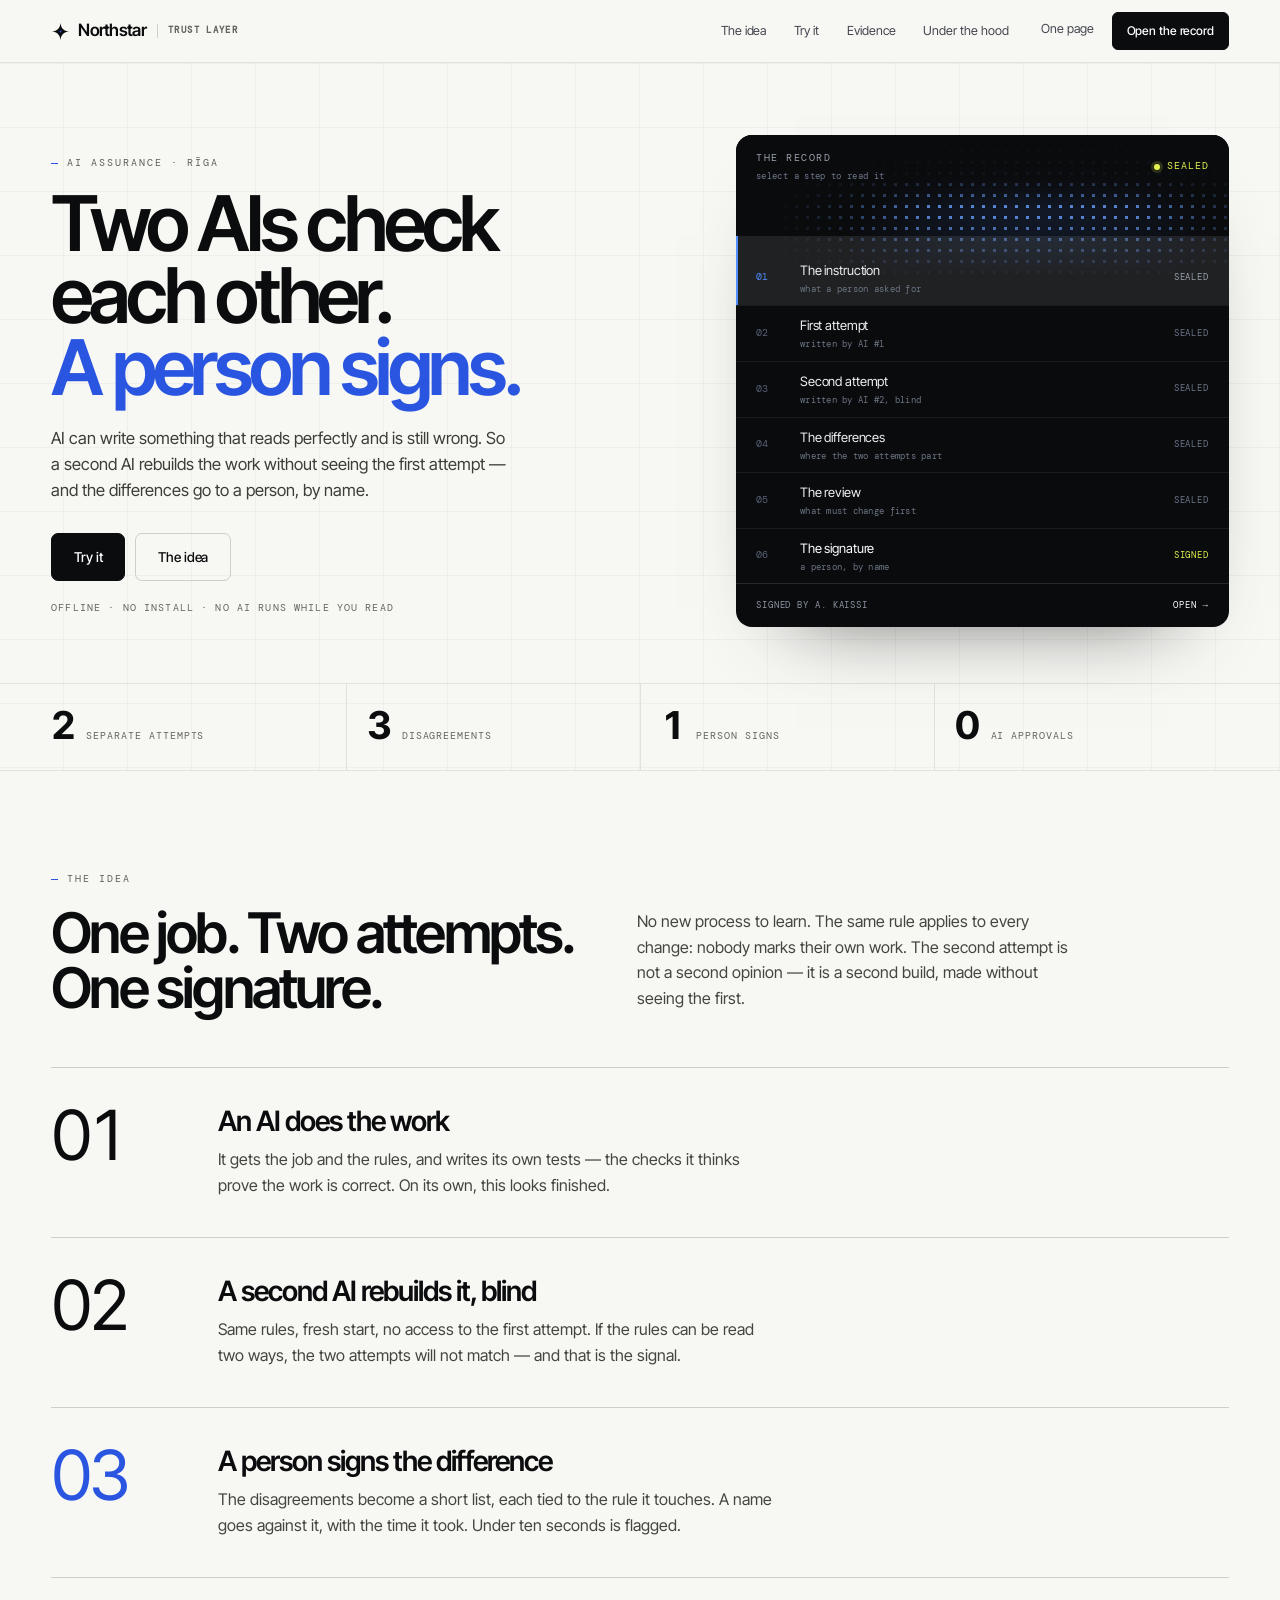
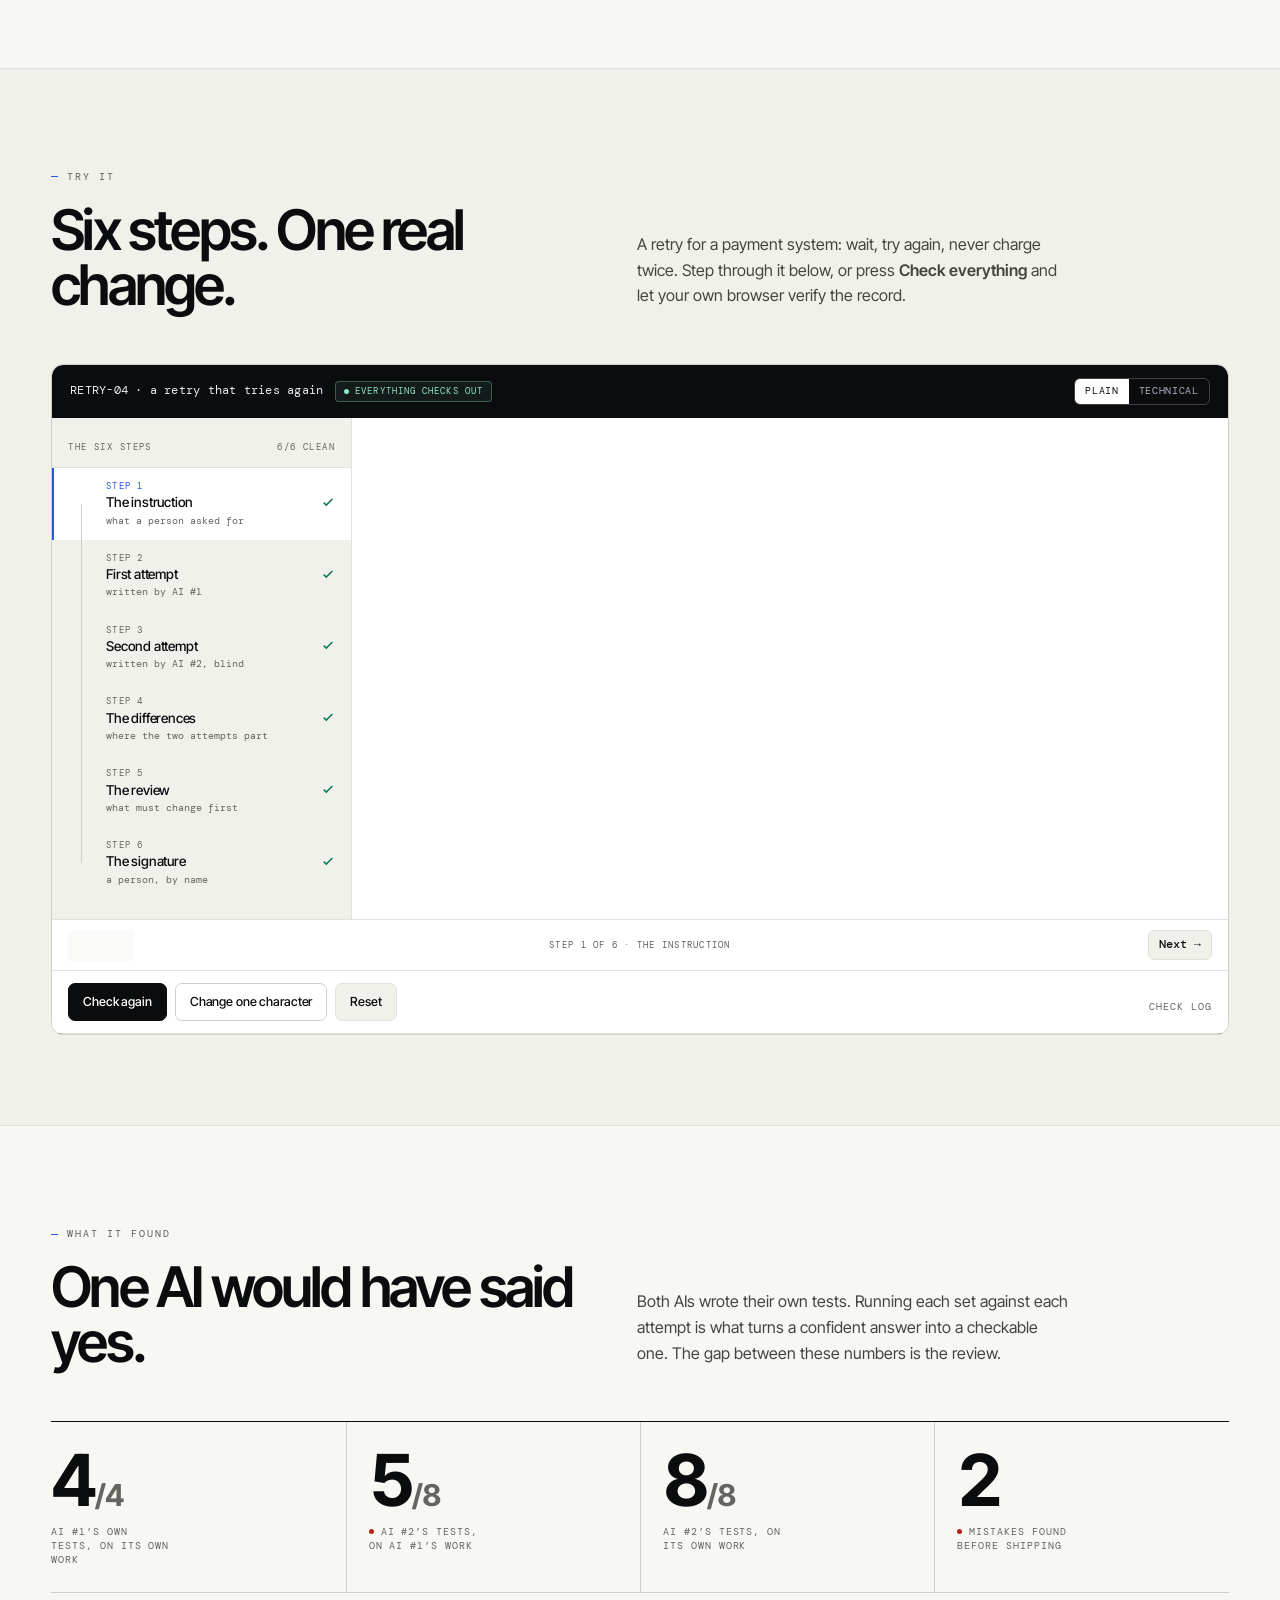
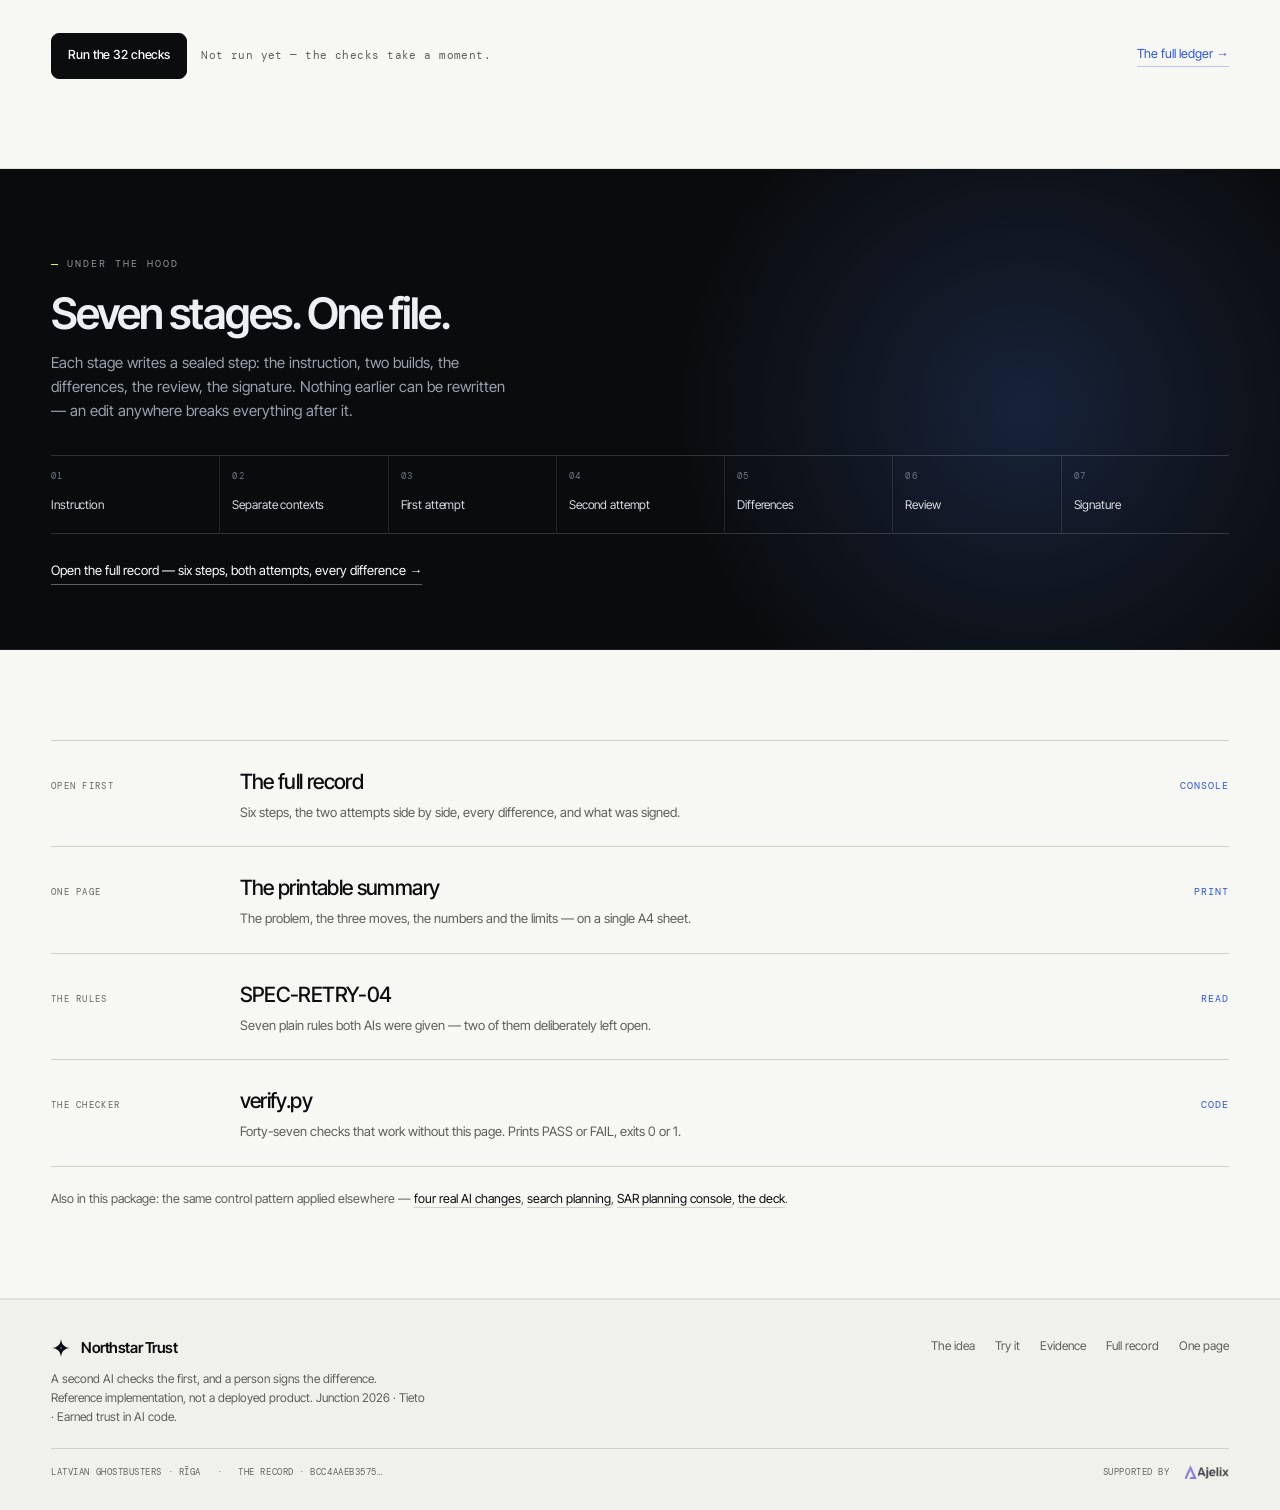
<file: index.html>
<!DOCTYPE html>
<html lang="en">
<head>
<meta charset="utf-8">
<meta name="viewport" content="width=device-width,initial-scale=1">
<title>Northstar Trust — two AIs check each other, a person signs</title>
<meta name="description" content="One AI writes a change. A second AI builds it again without looking. The differences go to a person, by name. Every step is fingerprinted so the record can be checked later.">
<link rel="icon" href="./assets/favicon.svg" type="image/svg+xml">
<link rel="stylesheet" href="./assets/fonts-northstar.css">
<link rel="stylesheet" href="./assets/ns.css">
<link rel="stylesheet" href="./assets/guard.css">
</head>
<body class="g">

<a class="skip" href="#main">Skip to content</a>

<header class="nav">
  <div class="nav-in">
    <a class="logo" href="#top" aria-label="Northstar Trust, home">
      <svg viewBox="0 0 24 24" aria-hidden="true"><path d="M12 1.2C12.7 7.9 16.1 11.3 22.8 12 16.1 12.7 12.7 16.1 12 22.8 11.3 16.1 7.9 12.7 1.2 12 7.9 11.3 11.3 7.9 12 1.2Z" fill="#0B0C0E"/><rect x="10.9" y="10.9" width="2.2" height="2.2" fill="#2A55E0"/></svg>
      Northstar <small>Trust layer</small>
    </a>
    <nav class="navlinks" aria-label="Sections">
      <a href="#idea">The idea</a>
      <a href="#try">Try it</a>
      <a href="#evidence">Evidence</a>
      <a href="#built">Under the hood</a>
    </nav>
    <div class="nav-actions">
      <a class="g-textlink" href="./summary.html">One page</a>
      <a class="btn btn-dark btn-sm" href="./console.html">Open the record</a>
    </div>
    <div class="progress" id="progress" aria-hidden="true"></div>
  </div>
</header>

<main id="main">

<!-- ============================================================ HERO -->
<section class="g-hero" id="top">
  <div class="g-hero-in">
    <div>
      <span class="lbl">AI assurance · Rīga</span>
      <h1>Two AIs check each&nbsp;other.<br><span class="blue">A person signs.</span></h1>
      <p class="g-lead">AI can write something that reads perfectly and is still wrong. So a second AI rebuilds the
        work without seeing the first attempt — and the differences go to a person, by name.</p>
      <div class="g-actions">
        <a class="btn btn-dark" href="#try">Try it</a>
        <a class="btn btn-line" href="#idea">The idea</a>
      </div>
      <p class="g-note">Offline · no install · no AI runs while you read</p>
    </div>

    <div class="g-record" aria-label="The record at a glance">
      <span class="dots" aria-hidden="true"></span>
      <span class="glow" aria-hidden="true"></span>
      <div class="g-record-top">
        <span>The record<small>select a step to read it</small></span>
        <span class="g-seal"><i></i>sealed</span>
      </div>
      <ol class="g-steps-mini" id="recordNodes"></ol>
      <div class="g-record-foot">
        <span id="recordMeta">loading…</span>
        <a href="#try">Open →</a>
      </div>
    </div>
  </div>

  <div class="g-stats">
    <div><b>2</b><span>separate attempts</span></div>
    <div><b>3</b><span>disagreements</span></div>
    <div><b>1</b><span>person signs</span></div>
    <div><b>0</b><span>AI approvals</span></div>
  </div>
</section>

<!-- ============================================================ IDEA -->
<section class="g-sec" id="idea">
  <div class="g-in">
    <div class="g-head">
      <div>
        <span class="lbl">The idea</span>
        <h2>One job. Two attempts. One signature.</h2>
      </div>
      <p>No new process to learn. The same rule applies to every change: nobody marks their own work. The second
        attempt is not a second opinion — it is a second build, made without seeing the first.</p>
    </div>

    <div class="g-three">
      <article>
        <span class="gnum">01</span>
        <div>
          <h3>An AI does the work</h3>
          <p>It gets the job and the rules, and writes its own tests — the checks it thinks prove the work is correct.
            On its own, this looks finished.</p>
        </div>
      </article>
      <article>
        <span class="gnum">02</span>
        <div>
          <h3>A second AI rebuilds it, blind</h3>
          <p>Same rules, fresh start, no access to the first attempt. If the rules can be read two ways, the two
            attempts will not match — and that is the signal.</p>
        </div>
      </article>
      <article>
        <span class="gnum">03</span>
        <div>
          <h3>A person signs the difference</h3>
          <p>The disagreements become a short list, each tied to the rule it touches. A name goes against it, with the
            time it took. Under ten seconds is flagged.</p>
        </div>
      </article>
    </div>
  </div>
</section>

<!-- ============================================================ TRY -->
<section class="g-sec alt" id="try">
  <div class="g-in">
    <div class="g-head">
      <div>
        <span class="lbl">Try it</span>
        <h2>Six steps. One real change.</h2>
      </div>
      <p>A retry for a payment system: wait, try again, never charge twice. Step through it below, or press
        <b style="font-weight:600">Check everything</b> and let your own browser verify the record.</p>
    </div>

    <div class="trace" id="trace">
      <div class="trace-top">
        <span class="id" id="traceId">RETRY-04 · a retry that tries again</span>
        <span class="chip dark" id="traceState" style="height:21px;font-size:9px"><i></i>not checked yet</span>
        <span class="sp"></span>
        <div class="mode" role="group" aria-label="How much detail to show">
          <button type="button" data-mode="plain" aria-pressed="true">Plain</button>
          <button type="button" data-mode="technical" aria-pressed="false">Technical</button>
        </div>
      </div>
      <div class="trace-grid">
        <div class="rail">
          <div class="railhead"><span>The six steps</span><span id="railCount">—</span></div>
          <div id="traceRail"></div>
        </div>
        <div class="panel" id="tracePanel" aria-live="polite"></div>
      </div>
      <div class="trace-nav">
        <button class="btn btn-quiet btn-xs" id="btnPrev" type="button">← Back</button>
        <span id="stepLabel">Step 1 of 6 · The instruction</span>
        <button class="btn btn-quiet btn-xs" id="btnNext" type="button">Next →</button>
      </div>
      <div class="trace-foot">
        <button class="btn btn-dark btn-sm" id="btnVerify" type="button">Check everything</button>
        <button class="btn btn-ghost btn-sm" id="btnTamper" type="button">Change one character</button>
        <button class="btn btn-quiet btn-sm" id="btnReset" type="button">Reset</button>
        <span class="sp"></span>
        <button class="logtoggle" id="logToggle" type="button" aria-expanded="false">Check log</button>
      </div>
      <pre class="log" id="traceLog" aria-live="polite">Ready. Six steps, eight files, two separate attempts.</pre>
    </div>
  </div>
</section>

<!-- ============================================================ EVIDENCE -->
<section class="g-sec" id="evidence">
  <div class="g-in">
    <div class="g-head">
      <div>
        <span class="lbl">What it found</span>
        <h2>One AI would have said yes.</h2>
      </div>
      <p>Both AIs wrote their own tests. Running each set against each attempt is what turns a confident answer into
        a checkable one. The gap between these numbers is the review.</p>
    </div>

    <div class="g-figs">
      <div><b>4<em>/4</em></b><span>AI #1’s own tests, on its own work</span></div>
      <div class="bad"><b>5<em>/8</em></b><span>AI #2’s tests, on AI #1’s work</span></div>
      <div><b>8<em>/8</em></b><span>AI #2’s tests, on its own work</span></div>
      <div class="bad"><b>2</b><span>mistakes found before shipping</span></div>
    </div>

    <div class="g-verifyline">
      <button class="btn btn-dark" id="btnRun" type="button">Run the 32 checks</button>
      <span class="out" id="runOut">Not run yet — the checks take a moment.</span>
      <span class="sp"></span>
      <a href="./console.html">The full ledger →</a>
    </div>
  </div>
</section>

<!-- ============================================================ BUILT -->
<section class="g-band" id="built">
  <div class="g-in">
    <span class="lbl light">Under the hood</span>
    <h2>Seven stages. One file.</h2>
    <p>Each stage writes a sealed step: the instruction, two builds, the differences, the review, the signature.
      Nothing earlier can be rewritten — an edit anywhere breaks everything after it.</p>

    <ol class="g-pipe">
      <li><span class="n">01</span><span class="t">Instruction</span></li>
      <li><span class="n">02</span><span class="t">Separate contexts</span></li>
      <li><span class="n">03</span><span class="t">First attempt</span></li>
      <li><span class="n">04</span><span class="t">Second attempt</span></li>
      <li><span class="n">05</span><span class="t">Differences</span></li>
      <li><span class="n">06</span><span class="t">Review</span></li>
      <li><span class="n">07</span><span class="t">Signature</span></li>
    </ol>

    <a class="g-bandlink" href="./console.html">Open the full record — six steps, both attempts, every difference →</a>
  </div>
</section>

<!-- ============================================================ MORE -->
<section class="g-sec" id="more">
  <div class="g-in">
    <div class="g-links">
      <a href="./console.html">
        <span class="k">Open first</span>
        <span><b>The full record</b><small>Six steps, the two attempts side by side, every difference, and what was signed.</small></span>
        <span class="go">Console</span>
      </a>
      <a href="./summary.html">
        <span class="k">One page</span>
        <span><b>The printable summary</b><small>The problem, the three moves, the numbers and the limits — on a single A4 sheet.</small></span>
        <span class="go">Print</span>
      </a>
      <a href="./SPEC-RETRY-04.md">
        <span class="k">The rules</span>
        <span><b>SPEC-RETRY-04</b><small>Seven plain rules both AIs were given — two of them deliberately left open.</small></span>
        <span class="go">Read</span>
      </a>
      <a href="./tools/verify.py">
        <span class="k">The checker</span>
        <span><b>verify.py</b><small>Forty-seven checks that work without this page. Prints PASS or FAIL, exits 0 or 1.</small></span>
        <span class="go">Code</span>
      </a>
    </div>
    <p class="g-also">Also in this package: the same control pattern applied elsewhere —
      <a href="./review/index.html">four real AI changes</a>,
      <a href="./sarops/index.html">search planning</a>,
      <a href="./sar-management.html">SAR planning console</a>,
      <a href="./deck/index.html">the deck</a>.</p>
  </div>
</section>

</main>

<footer class="foot">
  <div class="foot-in">
    <div class="foot-top">
      <div style="flex:1;min-width:220px">
        <div class="foot-brand">
          <svg viewBox="0 0 24 24" aria-hidden="true"><path d="M12 1.2C12.7 7.9 16.1 11.3 22.8 12 16.1 12.7 12.7 16.1 12 22.8 11.3 16.1 7.9 12.7 1.2 12 7.9 11.3 11.3 7.9 12 1.2Z" fill="#0B0C0E"/><rect x="10.9" y="10.9" width="2.2" height="2.2" fill="#2A55E0"/></svg>
          Northstar Trust
        </div>
        <p>A second AI checks the first, and a person signs the difference. Reference implementation, not a deployed
          product. Junction 2026 · Tieto · Earned trust in AI code.</p>
      </div>
      <div class="sp"></div>
      <div class="foot-links">
        <a href="#idea">The idea</a>
        <a href="#try">Try it</a>
        <a href="#evidence">Evidence</a>
        <a href="./console.html">Full record</a>
        <a href="./summary.html">One page</a>
      </div>
    </div>
    <div class="foot-bot">
      <span>Latvian Ghostbusters · Rīga</span>
      <span>·</span>
      <span id="footStamp">the record · loading</span>
      <span class="sp"></span>
      <span>Supported by</span>
      <img src="./assets/brand/ajelix-lockup-ink.png" alt="Ajelix" style="height:14px;opacity:.75">
    </div>
  </div>
</footer>

<div class="toast" id="toast" role="status" aria-live="polite"></div>

<script src="./assets/data.js"></script>
<script src="./assets/chain.js"></script>
<script src="./assets/landing.js"></script>
</body>
</html>
</file>
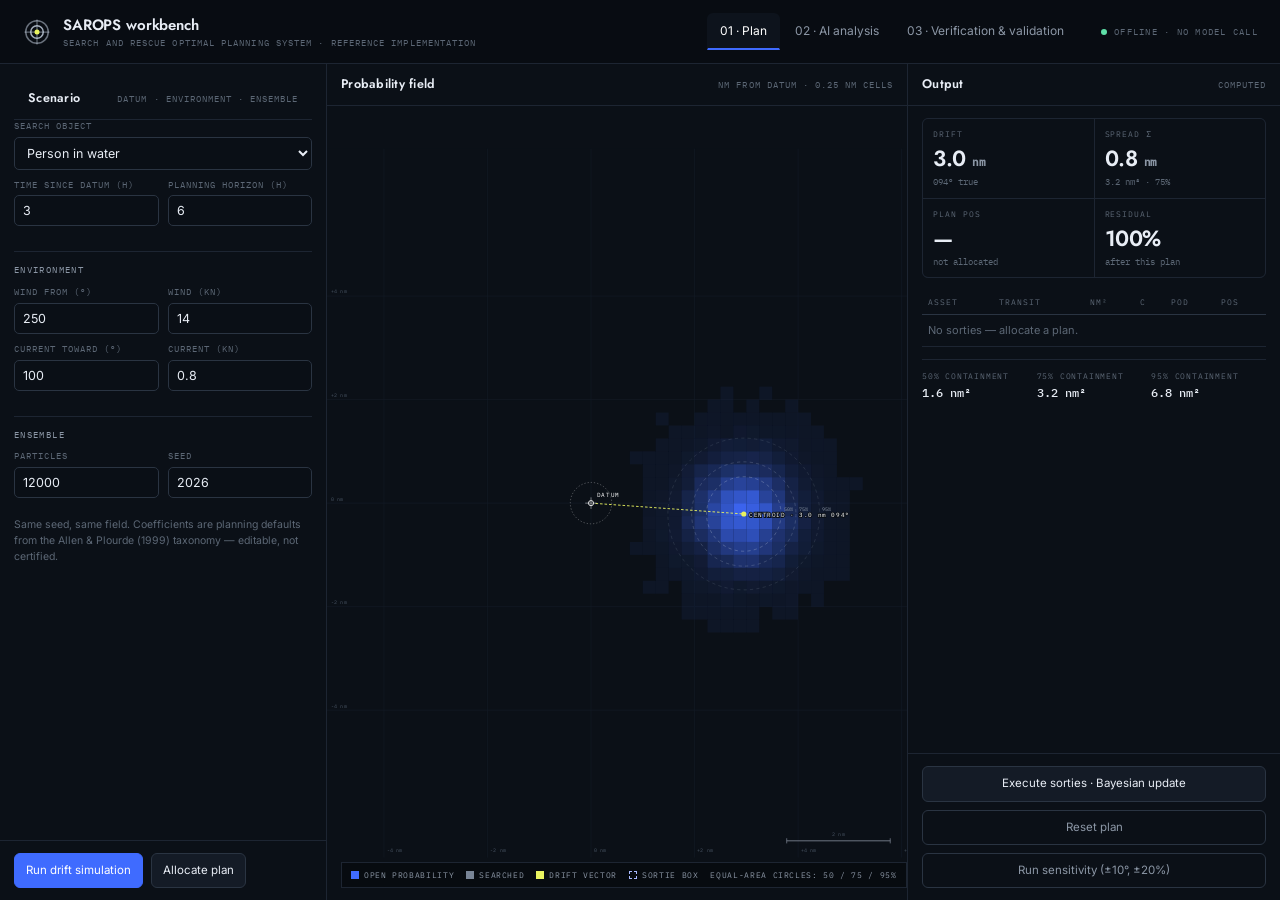
<file: sarops/index.html>
<!DOCTYPE html>
<!-- Self-contained build. Sources: index.src.html, sarops.css, engine.js, app.js. Rebuild: python3 build.py -->
<html lang="en">
<head>
<meta charset="utf-8">
<meta name="viewport" content="width=device-width,initial-scale=1">
<title>SAROPS workbench — drift, allocation, verification and validation</title>
<link rel="icon" href="[data-uri]">
<style>
/* Latvian Ghostbusters — self-contained fonts (SIL OFL: Jost, Inter, IBM Plex Mono, Archivo Black).
   Embedded as base64 so every page renders identically offline, including from file://. */
@font-face{font-family:'Archivo Black';font-style:normal;font-weight:400;font-display:swap;src:url([data-uri]) format('woff2');}
@font-face{font-family:'IBM Plex Mono';font-style:normal;font-weight:400;font-display:swap;src:url([data-uri]) format('woff2');}
@font-face{font-family:'IBM Plex Mono';font-style:normal;font-weight:500;font-display:swap;src:url([data-uri]) format('woff2');}
@font-face{font-family:'Inter';font-style:normal;font-weight:400;font-display:swap;src:url([data-uri]) format('woff2');}
@font-face{font-family:'Inter';font-style:normal;font-weight:500;font-display:swap;src:url([data-uri]) format('woff2');}
@font-face{font-family:'Inter';font-style:normal;font-weight:600;font-display:swap;src:url([data-uri]) format('woff2');}
@font-face{font-family:'Inter';font-style:normal;font-weight:700;font-display:swap;src:url([data-uri]) format('woff2');}
@font-face{font-family:'Jost';font-style:normal;font-weight:500;font-display:swap;src:url([data-uri]) format('woff2');}
@font-face{font-family:'Jost';font-style:normal;font-weight:600;font-display:swap;src:url([data-uri]) format('woff2');}
@font-face{font-family:'Jost';font-style:normal;font-weight:700;font-display:swap;src:url([data-uri]) format('woff2');}

</style>
<style>
/* SAROPS workbench — dark technical console */
:root{
  --ink:#070A0F; --ink2:#0B1017; --ink3:#111823; --line:#1D2532; --line2:#2A3442;
  --txt:#E8EDF5; --muted:#8C97A6; --dim:#5C6775;
  --blue:#3F6BFF; --lav:#A9BAFF; --acid:#E9F35F; --green:#5FE0A8; --amber:#FFB37B; --red:#FF7A7A;
  --mono:"IBM Plex Mono",ui-monospace,monospace;
  --sans:"Inter",-apple-system,BlinkMacSystemFont,"Segoe UI",Arial,sans-serif;
  --disp:"Jost","Inter",-apple-system,sans-serif;
}
*{box-sizing:border-box}
html,body{margin:0;height:100%}
body{background:var(--ink);color:var(--txt);font:400 14px/1.5 var(--sans);-webkit-font-smoothing:antialiased}
h1,h2,h3,h4{margin:0;font-weight:600;letter-spacing:-.01em}
p{margin:0}
a{color:var(--lav)}
button{font:inherit;color:inherit}
::selection{background:var(--blue);color:#fff}

/* header */
.top{height:64px;display:flex;align-items:center;gap:24px;padding:0 22px;border-bottom:1px solid var(--line);background:#080C12}
.brand{display:flex;align-items:center;gap:11px;min-width:0}
.brand .mark{width:30px;height:30px;flex:0 0 auto}
.brand b{display:block;font-family:var(--disp);font-size:15px;font-weight:600;letter-spacing:-.01em}
.brand span{display:block;font-family:var(--mono);font-size:9px;letter-spacing:.12em;text-transform:uppercase;color:var(--dim)}
.tabs{display:flex;gap:2px;margin-left:auto}
.tab{background:none;border:1px solid transparent;border-bottom:2px solid transparent;padding:8px 12px;font-size:12px;color:var(--muted);cursor:pointer;border-radius:6px 6px 0 0;white-space:nowrap}
.tab:hover{color:var(--txt);background:#0D131C}
.tab.on{color:#fff;border-bottom-color:var(--blue);background:#0D131C}
.topmeta{display:flex;align-items:center;gap:7px;font-family:var(--mono);font-size:9px;letter-spacing:.14em;color:var(--dim)}
.topmeta .dot{width:6px;height:6px;border-radius:50%;background:var(--green)}

/* layout */
main{height:calc(100vh - 64px);overflow:hidden}
.view{display:none;height:100%}
.view.on{display:block}
#view-plan{display:none;grid-template-columns:326px minmax(0,1fr) 372px;gap:1px;background:var(--line)}
#view-plan.on{display:grid}
.panel{background:var(--ink2);min-width:0;min-height:0;display:flex;flex-direction:column;overflow:hidden}
.panel .ph{display:flex;align-items:baseline;gap:10px;padding:11px 14px;border-bottom:1px solid var(--line);flex:0 0 auto}
.panel .ph h2{font-family:var(--disp);font-size:12.5px;font-weight:600;letter-spacing:.02em}
.panel .ph span{margin-left:auto;font-family:var(--mono);font-size:8.5px;letter-spacing:.12em;text-transform:uppercase;color:var(--dim)}

/* controls */
.controls form{overflow:auto;padding:14px;flex:1}
.controls label{display:block;font-family:var(--mono);font-size:8.5px;letter-spacing:.12em;text-transform:uppercase;color:var(--dim);margin-bottom:9px}
.controls input,.controls select{
  width:100%;margin-top:4px;background:#0A0F16;border:1px solid var(--line2);border-radius:5px;
  color:var(--txt);font:400 12.5px var(--sans);padding:7px 8px;
}
.controls input:focus,.controls select:focus{outline:none;border-color:var(--blue)}
.row2{display:grid;grid-template-columns:1fr 1fr;gap:9px}
.sect{font-family:var(--mono);font-size:8.5px;letter-spacing:.16em;text-transform:uppercase;color:var(--muted);margin:16px 0 9px;padding-top:12px;border-top:1px solid var(--line)}
.hint{font-size:10.5px;line-height:1.5;color:var(--dim);margin-top:10px}
.acts{display:flex;gap:8px;padding:12px 14px;border-top:1px solid var(--line);flex:0 0 auto;flex-wrap:wrap}
.acts.col{flex-direction:column}
.btn{background:#141B26;border:1px solid var(--line2);border-radius:6px;padding:8px 11px;font-size:11.5px;cursor:pointer}
.btn:hover{border-color:#3A4757;background:#18202C}
.btn.primary{background:var(--blue);border-color:var(--blue);color:#fff}
.btn.primary:hover{background:#3157d8}
.btn.ghost{background:none;color:var(--muted)}

/* map */
.mapwrap{position:relative}
#map{flex:1;min-height:0;width:100%;height:100%;display:block;background:#0B1017}
#map .g{stroke:#141C27;stroke-width:1}
#map .gl{fill:#4A5665;font-family:var(--mono);font-size:8px;letter-spacing:.04em}
#map .cl{fill:#8C97A6;font-family:var(--mono);font-size:8px}
#map .bl{font-family:var(--mono);font-size:9.5px;letter-spacing:.04em;paint-order:stroke;stroke:#0B1017;stroke-width:3}
#map .dl{fill:#fff;font-family:var(--mono);font-size:9px;letter-spacing:.1em;paint-order:stroke;stroke:#0B1017;stroke-width:3}
.legend{position:absolute;left:14px;bottom:12px;display:flex;gap:12px;flex-wrap:wrap;background:rgba(7,10,15,.82);border:1px solid var(--line);padding:6px 9px;font-family:var(--mono);font-size:8px;letter-spacing:.08em;text-transform:uppercase;color:var(--muted)}
.legend span{display:inline-flex;align-items:center;gap:5px}
.legend i{width:8px;height:8px;display:inline-block}

/* results */
#results{padding:12px 14px;overflow:auto;flex:1}
.kpis{display:grid;grid-template-columns:1fr 1fr;gap:1px;background:var(--line);border:1px solid var(--line);border-radius:6px;overflow:hidden;margin-bottom:12px}
.kpis div{background:var(--ink2);padding:9px 10px}
.kpis span{display:block;font-family:var(--mono);font-size:8px;letter-spacing:.12em;text-transform:uppercase;color:var(--dim)}
.kpis b{display:block;font-family:var(--disp);font-size:22px;font-weight:600;letter-spacing:-.02em;margin-top:2px}
.kpis b i{font-style:normal;font-size:11px;color:var(--muted);font-family:var(--mono)}
.kpis em{display:block;font-style:normal;font-family:var(--mono);font-size:8.5px;color:var(--dim);margin-top:1px}
table.t{width:100%;border-collapse:collapse;font-size:11px}
table.t th{text-align:left;font-family:var(--mono);font-size:8px;letter-spacing:.12em;text-transform:uppercase;color:var(--dim);font-weight:400;padding:6px 6px;border-bottom:1px solid var(--line2)}
table.t td{padding:7px 6px;border-bottom:1px solid var(--line);vertical-align:top}
table.t .mono{font-family:var(--mono);font-size:10px;color:var(--muted)}
table.t .strong{color:#fff}
table.t .dim{color:var(--dim)}
.contain{display:grid;grid-template-columns:repeat(3,1fr);margin-top:12px;border-top:1px solid var(--line);padding-top:10px}
.contain div{display:flex;flex-direction:column;gap:2px}
.contain span{font-family:var(--mono);font-size:8px;letter-spacing:.1em;text-transform:uppercase;color:var(--dim)}
.contain b{font-family:var(--mono);font-size:12px;color:var(--txt);font-weight:500}

/* analysis */
#view-analysis{overflow:auto;background:var(--ink)}
.analysis{max-width:1180px;margin:0 auto;padding:34px 28px 70px}
.ai-head{display:flex;gap:24px;align-items:flex-end;border-bottom:1px solid var(--line);padding-bottom:18px}
.ai-head .lbl{font-family:var(--mono);font-size:9.5px;letter-spacing:.16em;text-transform:uppercase;color:var(--green)}
.ai-head h2{font-family:var(--disp);font-size:30px;font-weight:600;letter-spacing:-.02em;margin-top:8px;max-width:20ch}
.ai-note{margin-left:auto;font-size:10.5px;color:var(--dim);max-width:34ch;text-align:right;line-height:1.5}
.ai-list{display:grid;gap:12px;margin-top:22px}
.ai-item{background:var(--ink2);border:1px solid var(--line);border-left:3px solid var(--blue);border-radius:8px;padding:16px 18px}
.ai-item.warning{border-left-color:var(--amber)}
.ai-item.refusal{border-left-color:var(--red)}
.ai-kind{font-family:var(--mono);font-size:8.5px;letter-spacing:.16em;color:var(--blue)}
.ai-item.warning .ai-kind{color:var(--amber)}
.ai-item.refusal .ai-kind{color:var(--red)}
.ai-item h3{font-size:15px;margin:6px 0 6px;letter-spacing:-.01em}
.ai-item p{font-size:12.5px;line-height:1.65;color:#B9C3D2;max-width:92ch}
.ai-item b{color:#fff;font-weight:600}
.ai-foot{display:flex;justify-content:space-between;gap:14px;margin-top:12px;padding-top:9px;border-top:1px solid var(--line);font-family:var(--mono);font-size:8.5px;letter-spacing:.06em;color:var(--dim)}
.ai-foot .conf{color:var(--muted)}
.empty{padding:30px;color:var(--dim);font-size:12px}

/* vv */
#view-vv{overflow:auto;background:#F7F8FA;color:#0A0C10}
.vv{max-width:1060px;margin:0 auto;padding:40px 32px 80px}
.vv-head .lbl{font-family:var(--mono);font-size:9.5px;letter-spacing:.16em;text-transform:uppercase;color:var(--blue)}
.vv-head h1{font-family:var(--disp);font-size:clamp(30px,4vw,46px);font-weight:600;letter-spacing:-.03em;margin:10px 0 14px}
.vv-head p{font-size:13.5px;line-height:1.7;color:#3D4450;max-width:78ch}
.defs{display:grid;grid-template-columns:repeat(3,1fr);gap:12px;margin:22px 0 10px}
.defs div{border:1px solid #E1E5EB;background:#fff;border-radius:8px;padding:14px}
.defs b{display:block;font-family:var(--mono);font-size:9px;letter-spacing:.14em;text-transform:uppercase;color:var(--blue);margin-bottom:6px}
.defs span{font-size:11.5px;line-height:1.55;color:#4B5260}
.cite-note{font-family:var(--mono);font-size:9.5px;letter-spacing:.04em;color:#8A93A2;margin-top:8px}
.vv-block{margin-top:34px;border-top:1px solid #E1E5EB;padding-top:20px}
.vv-h{display:flex;align-items:baseline;gap:14px;margin-bottom:14px}
.vv-h h2{font-family:var(--disp);font-size:19px;font-weight:600;letter-spacing:-.015em}
.vv-h span{margin-left:auto;font-family:var(--mono);font-size:8.5px;letter-spacing:.12em;text-transform:uppercase;color:#8A93A2}
#view-vv .btn{background:#0A0C10;color:#fff;border-color:#0A0C10}
#view-vv .btn:hover{background:#1B202A}
.check-sum{display:flex;align-items:baseline;gap:10px;font-size:12px;color:#3D4450;margin-bottom:10px}
.check-sum b{font-family:var(--disp);font-size:30px;font-weight:600;color:#0A0C10}
#view-vv table.t th{color:#8A93A2;border-bottom:1px solid #D9DEE6}
#view-vv table.t td{border-bottom:1px solid #E8EBF0;color:#2C3238}
#view-vv table.t .m{display:block;font-family:var(--mono);font-size:8.5px;color:#8A93A2;margin-top:3px}
#view-vv table.t .ev{font-size:10px;color:#4B5260}
#view-vv table.t tr.bad td{background:#FFF3F2}
#view-vv .res{font-family:var(--mono);font-size:9px;letter-spacing:.1em;text-align:right}
#view-vv tr.ok .res{color:#0C7A52}
#view-vv tr.bad .res{color:#B42318}
.pill{font-family:var(--mono);font-size:8px;letter-spacing:.1em;text-transform:uppercase;padding:2px 6px;border-radius:3px;border:1px solid;white-space:nowrap}
.pill.ok{color:#0C7A52;border-color:#BFE3D4;background:#EEF8F3}
.pill.bad{color:#B42318;border-color:#F3C6C2;background:#FDF0EF}
.gapbox{margin-top:18px;border:1px solid #E1E5EB;border-radius:8px;background:#fff;padding:16px 18px}
.gapbox h3{font-family:var(--disp);font-size:14px;margin-bottom:8px}
.gapbox ol{margin:0;padding-left:18px;font-size:11.5px;line-height:1.6;color:#4B5260}
.gapbox li{margin-bottom:6px}
.limits2{margin:0;padding-left:18px;font-size:12px;line-height:1.65;color:#3D4450}
.limits2 li{margin-bottom:6px}
.refs{margin:0;padding-left:18px;font-size:11.5px;line-height:1.65;color:#3D4450}
.refs li{margin-bottom:8px}
.refs a{color:#1E40AF}

/* flash */
.flash{position:fixed;left:50%;bottom:22px;transform:translate(-50%,20px);background:#0E1622;border:1px solid var(--line2);color:#DCE4F0;
  padding:9px 14px;border-radius:6px;font-size:11.5px;opacity:0;transition:.25s;pointer-events:none;z-index:50}
.flash.on{opacity:1;transform:translate(-50%,0)}

@media(max-width:1200px){
  #view-plan.on{grid-template-columns:300px minmax(0,1fr) 330px}
}
@media(max-width:1000px){
  main{height:auto;overflow:visible}
  #view-plan.on{grid-template-columns:1fr}
  .panel{height:auto;min-height:0}
  #map{height:420px}
  .vv,.analysis{padding:24px 16px 60px}
  .defs{grid-template-columns:1fr}
}
@media(max-width:700px){
  .top{height:auto;flex-wrap:wrap;padding:10px 12px;gap:10px}
  .tabs{margin-left:0;width:100%;overflow-x:auto}
  .topmeta{display:none}
  main{height:auto}
  #view-plan.on{grid-template-columns:1fr}
  #map{height:320px}
  .ai-head{flex-direction:column;align-items:flex-start}
  .ai-note{text-align:left;margin-left:0}
}
.vv-actions{display:flex;align-items:center;gap:12px;margin-bottom:12px}
.vv-actions span{font-family:var(--mono);font-size:9px;letter-spacing:.1em;text-transform:uppercase;color:#8A93A2}

</style>
</head>
<body>

<header class="top">
  <div class="brand">
    <svg class="mark" viewBox="0 0 24 24" aria-hidden="true">
      <circle cx="12" cy="12" r="9" fill="none" stroke="#C9D6E6" stroke-width="1.2" opacity=".5"/>
      <circle cx="12" cy="12" r="5" fill="none" stroke="#C9D6E6" stroke-width="1.2" opacity=".8"/>
      <path d="M12 2v20M2 12h20" stroke="#C9D6E6" stroke-width="1" opacity=".45"/>
      <circle cx="12" cy="12" r="2" fill="#E9F35F"/>
    </svg>
    <div>
      <b>SAROPS workbench</b>
      <span>Search and Rescue Optimal Planning System · reference implementation</span>
    </div>
  </div>
  <nav class="tabs" id="tabs">
    <button class="tab on" data-tab="plan">01 · Plan</button>
    <button class="tab" data-tab="analysis">02 · AI analysis</button>
    <button class="tab" data-tab="vv">03 · Verification &amp; validation</button>
  </nav>
  <div class="topmeta">
    <span class="dot"></span>OFFLINE · NO MODEL CALL
  </div>
</header>

<main>
  <!-- ============================================================ PLAN -->
  <section class="view on" id="view-plan">
    <aside class="panel controls">
      <form id="scenario" autocomplete="off">
        <div class="ph"><h2>Scenario</h2><span>datum · environment · ensemble</span></div>

        <label>Search object
          <select id="object">
            <option value="piw">Person in water</option>
            <option value="piw_lj">Person in water, lifejacket</option>
            <option value="raft">Life raft</option>
            <option value="kayak">Kayak / small craft</option>
            <option value="boat">Disabled motorboat</option>
            <option value="debris">Fishing gear / debris</option>
            <option value="container">Shipping container</option>
          </select>
        </label>

        <div class="row2">
          <label>Time since datum (h)<input id="elapsed" type="number" min="0.5" max="72" step="0.5" value="3"></label>
          <label>Planning horizon (h)<input id="horizon" type="number" min="1" max="24" step="1" value="6"></label>
        </div>

        <div class="sect">Environment</div>
        <div class="row2">
          <label>Wind from (°)<input id="windFrom" type="number" min="0" max="359" value="250"></label>
          <label>Wind (kn)<input id="windKts" type="number" min="0" max="70" step="1" value="14"></label>
        </div>
        <div class="row2">
          <label>Current toward (°)<input id="currentTo" type="number" min="0" max="359" value="100"></label>
          <label>Current (kn)<input id="currentKts" type="number" min="0" max="3" step="0.1" value="0.8"></label>
        </div>

        <div class="sect">Ensemble</div>
        <div class="row2">
          <label>Particles<input id="particles" type="number" min="500" max="30000" step="500" value="12000"></label>
          <label>Seed<input id="seed" type="number" value="2026"></label>
        </div>
        <p class="hint">Same seed, same field. Coefficients are planning defaults from the Allen &amp; Plourde (1999)
          taxonomy — editable, not certified.</p>
      </form>
      <div class="acts">
        <button class="btn primary" id="run">Run drift simulation</button>
        <button class="btn" id="alloc">Allocate plan</button>
      </div>
    </aside>

    <section class="panel mapwrap">
      <div class="ph"><h2>Probability field</h2><span>nm from datum · 0.25 nm cells</span></div>
      <svg id="map" viewBox="0 0 900 560" preserveAspectRatio="xMidYMid meet" role="img" aria-label="Drift probability field with search boxes"></svg>
      <div class="legend">
        <span><i style="background:#3F6BFF"></i>open probability</span>
        <span><i style="background:#788496"></i>searched</span>
        <span><i style="background:#E9F35F"></i>drift vector</span>
        <span><i style="border:1px dashed #A9BAFF;background:none"></i>sortie box</span>
        <span>equal-area circles: 50 / 75 / 95%</span>
      </div>
    </section>

    <aside class="panel results">
      <div class="ph"><h2>Output</h2><span>computed</span></div>
      <div id="results"></div>
      <div class="acts col">
        <button class="btn" id="exec">Execute sorties · Bayesian update</button>
        <button class="btn ghost" id="reset">Reset plan</button>
        <button class="btn ghost" id="sens">Run sensitivity (±10°, ±20%)</button>
      </div>
    </aside>
  </section>

  <!-- ============================================================ ANALYSIS -->
  <section class="view" id="view-analysis">
    <div id="analysis" class="analysis"></div>
  </section>

  <!-- ============================================================ V&V -->
  <section class="view" id="view-vv">
    <div class="vv">
      <header class="vv-head">
        <span class="lbl">Assurance</span>
        <h1>Verification and validation</h1>
        <p>Two different questions, answered separately. <b>Verification</b> asks whether the model solves its own
          equations correctly — a mathematics question, answered here by executable checks. <b>Validation</b> asks
          whether those equations describe the world well enough for the decision — a question answered only by
          comparison with external evidence. This page shows both, and names what has not been done.</p>
        <div class="defs">
          <div><b>Verification</b><span>“Solving the equations right.” Code and solution verification against analytic cases, conservation laws and convergence.</span></div>
          <div><b>Validation</b><span>“Solving the right equations.” Comparison of model outputs and coefficients against published field data and accepted practice.</span></div>
          <div><b>Credibility</b><span>The evidence package a duty officer needs before trusting a number: checks, comparisons, limitations, references.</span></div>
        </div>
        <p class="cite-note">Framework follows ASME V&amp;V 20-2009 and NASA-STD-7009A; the distinction is Roache’s and is
          carried into both standards.</p>
      </header>

      <section class="vv-block">
        <div class="vv-h"><h2>1 · Verification — executed in this browser</h2><span>10 checks · deterministic</span></div>
        <div class="vv-actions"><button class="btn" id="runchecks">Re-run the verification suite</button><span>executed live in this browser</span></div>
        <div id="checks"></div>
      </section>

      <section class="vv-block">
        <div class="vv-h"><h2>2 · Validation — what the model is checked against</h2><span>external evidence, per claim</span></div>
        <table class="t val">
          <thead><tr><th>Claim in the model</th><th>External evidence</th><th>Status</th></tr></thead>
          <tbody>
          <tr><td>Drift is leeway plus current, with divergence</td>
            <td>Allen &amp; Plourde (1999) leeway model and taxonomy: downwind/crosswind coefficients per object class, divergence about the downwind direction.</td>
            <td><span class="pill ok">Method agreement</span></td></tr>
          <tr><td>Ensemble spread grows with time and wind</td>
            <td>Breivik &amp; Allen (2008) operational drift model: stochastic leeway perturbations, ensemble spread.</td>
            <td><span class="pill ok">Method agreement</span></td></tr>
          <tr><td>POS from cell probability × detection</td>
            <td>Optimal search theory (Stone 1975); SAROPS operational practice (Kratzke, Stone &amp; Frost 2010).</td>
            <td><span class="pill ok">Method agreement</span></td></tr>
          <tr><td>Coverage C = W / S drives POD</td>
            <td>IAMSAR Manual Vol. II: coverage factor for parallel sweep, C = W/S; POD = 1 − exp(−C) for random search.</td>
            <td><span class="pill ok">Standard practice</span></td></tr>
          <tr><td>Default sweep widths are plausible</td>
            <td>Koester et al. (2014): effective sweep width ≈ 1.8 × detection range (high visibility), 1.6 × (medium), 1.1 × (low).</td>
            <td><span class="pill ok">Order of magnitude</span></td></tr>
          <tr><td>Posterior update after a search</td>
            <td>Bayesian update p ← p(1−POD), renormalised — the update used in SAROPS (Kratzke et al. 2010) and classical Bayesian search.</td>
            <td><span class="pill ok">Method agreement</span></td></tr>
          <tr><td>The plan is operationally sufficient</td>
            <td>No trial, no measured POD, no replay of a real case in this build.</td>
            <td><span class="pill bad">Not validated</span></td></tr>
          <tr><td>Sweep widths are correct for these assets</td>
            <td>Defaults only; real values require trial data per sensor, sea state and visibility.</td>
            <td><span class="pill bad">Not validated</span></td></tr>
          </tbody>
        </table>

        <div class="gapbox">
          <h3>What would close the gap</h3>
          <ol>
            <li><b>Replay a documented case.</b> Run a past search with the forecast that was actually available, and
              compare the first detection point with the planned boxes. Publish the miss distance, not the hit.</li>
            <li><b>Measure POD.</b> Instrumented exercise sorties with known targets give detection rates per asset,
              sea state and visibility — the only honest source of sweep width.</li>
            <li><b>Blind comparison against SAROPS.</b> Same scenario, same environment, two implementations; report
              divergence in centroid, containment and POS.</li>
            <li><b>Independent replication.</b> A second team re-implements the checks from the specification and
              publishes whether they pass.</li>
          </ol>
        </div>
      </section>

      <section class="vv-block">
        <div class="vv-h"><h2>3 · Limitations, stated on the artefact</h2><span>not a certified tool</span></div>
        <ul class="limits2">
          <li><b>No environmental feed.</b> Wind and current are officer inputs; no EDS, no forecast interpolation, no sea state.</li>
          <li><b>No certified coefficients.</b> The leeway table is representative and editable; it is not the Allen &amp; Plourde table reproduced in full.</li>
          <li><b>No measured sweep widths.</b> Defaults are order-of-magnitude values, labelled as such, not trial results.</li>
          <li><b>Single datum, one object.</b> No multiple datum scenarios, no survivors in different drift classes in one field.</li>
          <li><b>No operational validation.</b> Nothing here has been tested against a live search; the plan is advisory and a duty officer owns the tasking.</li>
        </ul>
      </section>

      <section class="vv-block">
        <div class="vv-h"><h2>4 · References</h2><span>every claim above resolves here</span></div>
        <ol class="refs">
          <li>Kratzke, T. M., Stone, L. D., &amp; Frost, J. R. (2010). <i>Search and Rescue Optimal Planning System.</i>
            13th International Conference on Information Fusion (FUSION), 1–8.
            <a href="https://www.semanticscholar.org/paper/800320f7eebda4bb36bd72996cc1b32087aa8166" target="_blank" rel="noopener">semanticscholar.org</a></li>
          <li>Stone, L. D. (1975). <i>Theory of Optimal Search.</i> Academic Press, New York.</li>
          <li>Allen, A. A., &amp; Plourde, J. V. (1999). <i>Review of Leeway: Field Experiments and Implementation.</i>
            USCG Research &amp; Development Center, report CG-D-08-99.
            <a href="https://apps.dtic.mil/sti/tr/pdf/ADA366414.pdf" target="_blank" rel="noopener">DTIC ADA366414</a></li>
          <li>Breivik, Ø., &amp; Allen, A. A. (2008). An operational search and rescue model for the Norwegian Sea and the
            North Sea. <i>Journal of Marine Systems</i>, 69(1–2), 99–113.
            <a href="https://doi.org/10.1016/j.jmarsys.2007.02.010" target="_blank" rel="noopener">doi:10.1016/j.jmarsys.2007.02.010</a></li>
          <li>IMO &amp; ICAO. <i>IAMSAR Manual, Volume II — Mission Co-ordination</i> (current edition). Coverage factor
            C = W/S; search planning worksheets, Appendix L.
            <a href="https://www.imo.org/en/ourwork/safety/pages/iamsarmanual.aspx" target="_blank" rel="noopener">imo.org</a></li>
          <li>Koester, R. J., Chiacchia, K. B., Twardy, C. R., Cooper, D. C., Frost, J. R., &amp; Robe, R. Q. (2014).
            Use of the Visual Range of Detection to Estimate Effective Sweep Width for Land Search and Rescue.
            <i>Wilderness &amp; Environmental Medicine</i>.
            <a href="https://doi.org/10.1016/j.wem.2013.09.016" target="_blank" rel="noopener">doi:10.1016/j.wem.2013.09.016</a></li>
          <li>ASME (2009). <i>V&amp;V 20-2009: Standard for Verification and Validation in Computational Fluid Dynamics
            and Heat Transfer.</i> American Society of Mechanical Engineers.</li>
          <li>NASA (2016). <i>NASA-STD-7009A: Standard for Models and Simulations.</i>
            <a href="https://standards.nasa.gov/standard/NASA/NASA-STD-7009" target="_blank" rel="noopener">standards.nasa.gov</a></li>
        </ol>
        <p class="cite-note">Citation form is author–year; links resolve to the publisher, DOI or archive copy used when
          this build was prepared.</p>
      </section>
    </div>
  </section>
</main>

<div class="flash" id="flash"></div>

<script>
/* ============================================================================
   SAROPS workbench — engine
   Monte Carlo drift, probability field, allocation, Bayesian update.
   Reference implementation. No model call at runtime; all numbers computed here.
   ========================================================================== */
(function (root) {
  "use strict";

  const NM = 1;                       // working unit: nautical miles
  const KM_PER_DEG = 111.32;

  /* Leeway classes. Downwind / crosswind coefficients (fraction of wind speed),
     divergence probability, and a spread term. Values are representative of the
     Allen & Plourde (1999) taxonomy as tabulated for common SAR objects; they are
     planning defaults, editable in the UI, not certified coefficients. */
  const OBJECTS = {
    piw:        { name: "Person in water",            D: 0.030, C: 0.011, diverge: 0.5, spread: 0.35 },
    piw_lj:     { name: "Person in water, lifejacket", D: 0.038, C: 0.014, diverge: 0.5, spread: 0.30 },
    raft:       { name: "Life raft",                  D: 0.050, C: 0.020, diverge: 0.5, spread: 0.25 },
    kayak:      { name: "Kayak / small craft",        D: 0.034, C: 0.012, diverge: 0.45, spread: 0.20 },
    boat:       { name: "Disabled motorboat",         D: 0.026, C: 0.009, diverge: 0.4, spread: 0.18 },
    debris:     { name: "Fishing gear / debris",      D: 0.022, C: 0.010, diverge: 0.55, spread: 0.30 },
    container:  { name: "Shipping container",         D: 0.018, C: 0.006, diverge: 0.35, spread: 0.15 },
  };

  const ASSETS = [
    { id: "uas",   name: "UAS · fixed wing", speed: 70, sweep: 0.12, endurance: 4.0, base: [24.105, 56.950] },
    { id: "helo",  name: "Helicopter",       speed: 120, sweep: 0.30, endurance: 3.0, base: [23.60, 56.85] },
    { id: "boat",  name: "SAR boat",         speed: 28,  sweep: 0.18, endurance: 8.0, base: [21.01, 56.505] },
    { id: "ground", name: "Coastal team",    speed: 6,   sweep: 0.05, endurance: 10.0, base: [21.00, 56.53] },
  ];

  const clamp = (v, a, b) => Math.min(b, Math.max(a, v));
  const nmBetween = (aLon, aLat, bLon, bLat) => {
    const dy = (bLat - aLat) * 60;
    const dx = (bLon - aLon) * 60 * Math.cos(((aLat + bLat) / 2) * Math.PI / 180);
    return Math.hypot(dx, dy);
  };

  function mulberry32(seed) {
    let a = seed >>> 0;
    return function () {
      a = (a + 0x6D2B79F5) | 0;
      let t = Math.imul(a ^ (a >>> 15), 1 | a);
      t = (t + Math.imul(t ^ (t >>> 7), 61 | t)) ^ t;
      return ((t ^ (t >>> 14)) >>> 0) / 4294967296;
    };
  }
  function gauss(rng) {
    let u = 0, v = 0;
    while (u === 0) u = rng();
    while (v === 0) v = rng();
    return Math.sqrt(-2 * Math.log(u)) * Math.cos(2 * Math.PI * v);
  }
  const kn = (kts) => kts;                       // knots == nm per hour

  /* ------------------------------------------------------------------ drift */
  function simulate(raw) {
    // defensive input boundary: the engine never trusts the caller
    const s = {
      ...raw,
      particles: Math.max(1, Math.min(60000, Math.round(raw.particles || 4000))),
      windKts: Math.max(0, Math.min(120, raw.windKts || 0)),
      currentKts: Math.max(0, Math.min(6, raw.currentKts || 0)),
      elapsedH: Math.max(0.1, Math.min(240, raw.elapsedH || 1)),
      stepMin: Math.max(1, Math.min(60, raw.stepMin || 10)),
      cell: Math.max(0.05, Math.min(2, raw.cell || 0.25)),
      posSigma: Math.max(0, Math.min(20, raw.posSigma != null ? raw.posSigma : 0.4)),
      windFrom: ((raw.windFrom || 0) % 360 + 360) % 360,
      currentTo: ((raw.currentTo || 0) % 360 + 360) % 360,
      seed: Math.abs(Math.round(raw.seed || 1)) || 1,
    };
    const rng = mulberry32(s.seed);
    const obj = OBJECTS[s.object] || OBJECTS.piw;
    const steps = Math.max(1, Math.round((s.elapsedH * 60) / s.stepMin));
    const dtH = s.stepMin / 60;
    const windTo = ((s.windFrom + 180) % 360) * Math.PI / 180;
    const wE = Math.sin(windTo), wN = Math.cos(windTo);
    const cE = Math.sin(windTo + Math.PI / 2), cN = Math.cos(windTo + Math.PI / 2); // crosswind (right)
    const curE = Math.sin(s.currentTo * Math.PI / 180), curN = Math.cos(s.currentTo * Math.PI / 180);
    const D = (s.leewayD != null ? s.leewayD : obj.D);
    const C = (s.leewayC != null ? s.leewayC : obj.C);
    const sig0 = s.posSigma != null ? s.posSigma : 0.4;   // nm, datum uncertainty
    const diff = (s.diffusion != null ? s.diffusion : 0.09) * Math.sqrt(s.stepMin / 10);

    const pts = [];
    for (let p = 0; p < s.particles; p++) {
      let x = gauss(rng) * sig0;
      let y = gauss(rng) * sig0;
      const sign = rng() < obj.diverge ? 1 : -1;
      const dw = D * s.windKts, cw = C * s.windKts * sign;
      const jib = 0.25 + rng() * 0.5;                      // per-particle leeway variation
      for (let k = 0; k < steps; k++) {
        const wx = (wE * dw + cE * cw) * jib;
        const wy = (wN * dw + cN * cw) * jib;
        x += (wx + curE * s.currentKts) * dtH + gauss(rng) * diff;
        y += (wy + curN * s.currentKts) * dtH + gauss(rng) * diff;
      }
      pts.push([x, y]);
    }

    const cell = s.cell || 0.25;
    const grid = new Map();
    let minX = 1e9, maxX = -1e9, minY = 1e9, maxY = -1e9;
    for (const [x, y] of pts) {
      const gx = Math.floor(x / cell), gy = Math.floor(y / cell);
      grid.set(gx + ":" + gy, (grid.get(gx + ":" + gy) || 0) + 1);
      if (x < minX) minX = x; if (x > maxX) maxX = x;
      if (y < minY) minY = y; if (y > maxY) maxY = y;
    }
    const cells = [];
    let cx = 0, cy = 0;
    for (const [key, n] of grid) {
      const [gx, gy] = key.split(":").map(Number);
      const p = n / pts.length;
      cells.push({ gx, gy, x: gx * cell + cell / 2, y: gy * cell + cell / 2, p, n });
      cx += (gx * cell + cell / 2) * p;
      cy += (gy * cell + cell / 2) * p;
    }
    cells.sort((a, b) => b.p - a.p);

    const areaAt = (frac) => {
      let cum = 0, n = 0;
      for (const c of cells) { cum += c.p; n++; if (cum >= frac) break; }
      return n * cell * cell;
    };
    const mass = cells.reduce((t, c) => t + c.p, 0);

    // drift vector in compass terms
    const driftNm = Math.hypot(cx, cy);
    const driftBrg = (Math.atan2(cx, cy) * 180 / Math.PI + 360) % 360;
    const spreadNm = Math.sqrt(cells.reduce((t, c) => t + c.p * ((c.x - cx) ** 2 + (c.y - cy) ** 2), 0));

    const res = {
      object: s.object, cells, mass, cellSize: cell,
      centroid: { x: cx, y: cy }, driftNm, driftBrg, spreadNm,
      areas: { 50: areaAt(0.5), 75: areaAt(0.75), 95: areaAt(0.95) },
      bbox: { minX, maxX, minY, maxY },
      particles: s.particles, steps, elapsedH: s.elapsedH, seed: s.seed,
      sigma0: sig0, D, C, windKts: s.windKts, currentKts: s.currentKts,
      windFrom: s.windFrom, currentTo: s.currentTo,
    };
    res.hash = hashCells(res);
    return res;
  }

  function hashCells(res) {
    let h = 2166136261 >>> 0;
    for (const c of res.cells) {
      h ^= c.gx & 0xffff; h = Math.imul(h, 16777619);
      h ^= c.gy & 0xffff; h = Math.imul(h, 16777619);
      h ^= c.n & 0xffff;  h = Math.imul(h, 16777619);
    }
    return (h >>> 0).toString(16).padStart(8, "0");
  }

  /* --------------------------------------------------------------- allocation */
  /* Greedy: rank cells by probability, assign contiguous boxes to assets by
     increasing transit time, bounded by on-station time and endurance. */
  function plan(s, res, assets, weights) {
    const w = weights || {};
    const total = res.cells.reduce((t, c) => t + c.p * (w[c.gx + ":" + c.gy] ?? 1), 0) || 1;
    const eff = (c) => (c.p * (w[c.gx + ":" + c.gy] ?? 1)) / total;
    const wx = s.datum.lon, wy = s.datum.lat;

    const pool = assets.filter(a => a.enabled !== false).map(a => {
      const dist = nmBetween(a.base[0], a.base[1], wx, wy);
      const transit = Math.max(0, Math.round((dist / a.speed) * 60));
      const onStation = Math.max(0, s.horizonH * 60 - transit * 2);
      return { ...a, dist, transit, onStation };
    }).filter(a => a.onStation > 0).sort((a, b) => a.transit - b.transit);

    // order cells by distance from the probability centroid (compact boxes)
    const cx = res.centroid.x, cy = res.centroid.y;
    const open = res.cells.filter(c => (w[c.gx + ":" + c.gy] ?? 1) > 1e-6)
      .slice().sort((a, b) => Math.hypot(a.x - cx, a.y - cy) - Math.hypot(b.x - cx, b.y - cy));

    // Parallel-sweep partition: divide the field into as many vertical strips as
    // there are assets, then give each asset its highest-probability cells up to
    // its capacity. Boxes end up adjacent, which is how the sorties are flown.
    const caps = pool.map(a => {
      const areaNm2 = a.sweep * a.speed * (a.onStation / 60);
      return { ...a, cap: Math.max(1, Math.round(areaNm2 / (res.cellSize * res.cellSize))), cells: [] };
    });
    const xs = res.cells.map(c => c.x);
    const x0 = Math.min(...xs), x1 = Math.max(...xs);
    const K = Math.max(1, caps.length);
    const strip = Math.max(res.cellSize, (x1 - x0) / K);
    // most capable asset takes the most central strip
    const byCap = caps.slice().sort((a, b) => b.cap - a.cap);
    const centres = Array.from({ length: K }, (_, i) => x0 + strip * (i + 0.5));
    const mid = (x0 + x1) / 2;
    const order = centres.map((c, i) => ({ i, d: Math.abs(c - mid) })).sort((a, b) => a.d - b.d).map(o => o.i);
    byCap.forEach((a, j) => {
      const idx = order[j % K];
      const lo = x0 + idx * strip;
      const hi = idx === K - 1 ? Infinity : lo + strip;
      a.cells = res.cells.filter(c => c.x >= lo && c.x < hi)
        .sort((p, q) => q.p - p.p).slice(0, a.cap);
    });

    const sorties = caps.filter(a => a.cells.length).map(a => {
      const mass = a.cells.reduce((t, c) => t + eff(c), 0);
      const area = Math.max(0.25, a.cells.length * res.cellSize * res.cellSize);
      const coverage = Math.min(4, (a.sweep * a.speed * (a.onStation / 60)) / area);
      const pod = 0.85 * (1 - Math.exp(-coverage));   // sensor ceiling, not a perfect detector
      return {
        id: a.id, name: a.name, speed: a.speed, sweep: a.sweep, base: a.base,
        transitMin: a.transit, onStationMin: a.onStation, cells: a.cells,
        areaNm2: +area.toFixed(2), coverage, mass, pod, pos: mass * pod,
      };
    }).sort((x, y) => y.pos - x.pos);

    return {
      sorties,
      pos: sorties.reduce((t, x) => t + x.pos, 0),
      covered: sorties.reduce((t, x) => t + x.mass, 0),
      residual: total,
      weights: w,
      eff,
    };
  }

  function posterior(res, sorties) {
    const w = {};
    const src = (sorties[0] && sorties[0]._w) || null;
    for (const srt of sorties) {
      for (const c of srt.cells) {
        const k = c.gx + ":" + c.gy;
        w[k] = (w[k] ?? 1) * (1 - clamp(srt.pod, 0, 0.999));
      }
    }
    return w;
  }

  /* -------------------------------------------------------------------- tests */
  function runChecks() {
    const out = [];
    const t0 = performance.now();
    const base = {
      datum: { lon: 21.0, lat: 56.53 }, elapsedH: 3, stepMin: 10, particles: 4000,
      object: "piw", windFrom: 250, windKts: 12, currentTo: 100, currentKts: 0.8,
      cell: 0.25, horizonH: 6, seed: 2026, posSigma: 0.4,
    };
    const pass = (id, name, ok, detail, method) => out.push({ id, name, ok, detail, method });

    // V1 mass conservation
    const r1 = simulate(base);
    pass("V1", "Probability mass conserved", Math.abs(r1.mass - 1) < 1e-9,
      `Σp = ${r1.mass.toFixed(12)}`, "Sum of cell probabilities after binning");

    // V2 reproducibility
    const r2 = simulate(base);
    pass("V2", "Same seed reproduces the field", r1.hash === r2.hash,
      `hash ${r1.hash} vs ${r2.hash}`, "Deterministic PRNG, identical inputs");

    // V3 analytic drift: current only
    const cur = { ...base, windKts: 0, currentKts: 2, currentTo: 90, particles: 6000, diffusion: 0.001, posSigma: 0.001 };
    const r3 = simulate(cur);
    const expect = 2 * base.elapsedH;                       // nm east
    const err = Math.abs(r3.centroid.x - expect) / expect;
    pass("V3", "Drift matches the analytic vector", err < 0.02,
      `centroid east ${r3.centroid.x.toFixed(3)} nm vs 2 kn × ${base.elapsedH} h = ${expect} nm (${(err * 100).toFixed(2)}%)`,
      "Constant current, zero wind, zero diffusion");

    // V4 containment monotonicity
    const a = r1.areas;
    pass("V4", "Containment areas are monotonic", a[50] <= a[75] && a[75] <= a[95],
      `50% ${a[50].toFixed(1)} ≤ 75% ${a[75].toFixed(1)} ≤ 95% ${a[95].toFixed(1)} nm²`,
      "Sorted cumulative probability");

    // V5 grid invariance
    const r5 = simulate({ ...base, cell: 0.125 });
    const dA = Math.abs(r5.areas[75] - a[75]) / a[75];
    pass("V5", "Containment stable under grid refinement", dA < 0.15,
      `75% area ${a[75].toFixed(1)} → ${r5.areas[75].toFixed(1)} nm² (${(dA * 100).toFixed(1)}%)`,
      "0.25 nm vs 0.125 nm cells");

    // V6 particle convergence
    const r6 = simulate({ ...base, particles: 12000 });
    const dC = Math.hypot(r6.centroid.x - r1.centroid.x, r6.centroid.y - r1.centroid.y);
    pass("V6", "Centroid converges with particle count", dC < 0.2,
      `Δ centroid ${dC.toFixed(3)} nm at 12 000 vs 4 000 particles`,
      "Monte Carlo convergence, same seed");

    // V7 POS bounds
    const p7 = plan({ ...base, datum: base.datum }, r1, ASSETS, {});
    const posOk = p7.pos >= 0 && p7.pos <= 1 && p7.sorties.every(x => x.pod >= 0 && x.pod <= 1 && x.pos >= 0);
    pass("V7", "POS and POD stay within [0,1]", posOk,
      `plan POS ${(p7.pos * 100).toFixed(1)}%, max POD ${(Math.max(...p7.sorties.map(x => x.pod)) * 100).toFixed(1)}%`,
      "POS = Σ P(cell) × POD over assigned cells");

    // V8 Bayesian update
    const w8 = posterior(r1, p7.sorties);
    const tot = r1.cells.reduce((t, c) => t + c.p * (w8[c.gx + ":" + c.gy] ?? 1), 0);
    const norm = r1.cells.reduce((t, c) => t + (c.p * (w8[c.gx + ":" + c.gy] ?? 1)) / tot, 0);
    pass("V8", "Posterior renormalises after a search", Math.abs(norm - 1) < 1e-9 && tot < 1,
      `residual mass ${tot.toFixed(4)}, renormalised Σ = ${norm.toFixed(12)}`,
      "p ← p(1−POD), then divide by total");

    // V9 POD monotonic in sweep width
    const podAt = (sw) => {
      const as = [{ ...ASSETS[0], sweep: sw, enabled: true }];
      return plan(base, r1, as, {}).sorties[0]?.pod ?? 0;
    };
    const p1 = podAt(0.08), p2 = podAt(0.16);
    pass("V9", "POD increases with sweep width", p2 > p1,
      `W 0.08 → POD ${(p1 * 100).toFixed(1)}%, W 0.16 → ${(p2 * 100).toFixed(1)}%`,
      "POD = 1 − exp(−coverage), coverage ∝ W");

    // V10 input validation
    const bad = simulate({ ...base, windKts: -5, particles: 0 });
    pass("V10", "Invalid inputs are rejected or clamped", bad.particles >= 1 && bad.windKts >= 0,
      `particles ${bad.particles}, wind ${bad.windKts} kn after clamping`,
      "Input guard at the scenario boundary");

    const ms = performance.now() - t0;
    return { checks: out, ms, passed: out.filter(c => c.ok).length, total: out.length };
  }

  /* sensitivity: wind ±10°, leeway ±20% */
  function sensitivity(s) {
    const base = simulate(s);
    const variants = [
      { key: "wind−10", s: { ...s, windFrom: (s.windFrom + 350) % 360 } },
      { key: "wind+10", s: { ...s, windFrom: (s.windFrom + 10) % 360 } },
      { key: "leeway−20", s: { ...s, leewayD: (OBJECTS[s.object].D) * 0.8, leewayC: (OBJECTS[s.object].C) * 0.8 } },
      { key: "leeway+20", s: { ...s, leewayD: (OBJECTS[s.object].D) * 1.2, leewayC: (OBJECTS[s.object].C) * 1.2 } },
    ].map(v => {
      const r = simulate({ ...v.s, particles: Math.min(4000, s.particles) });
      return {
        key: v.key,
        shiftNm: Math.hypot(r.centroid.x - base.centroid.x, r.centroid.y - base.centroid.y),
        area75: r.areas[75],
        centroid: r.centroid,
      };
    });
    return { base, variants };
  }

  root.SAROPS = { OBJECTS, ASSETS, simulate, plan, posterior, runChecks, sensitivity, nmBetween, hashCells };
})(window);

</script>
<script>
/* SAROPS workbench — UI */
(function () {
  "use strict";
  const { OBJECTS, ASSETS, simulate, plan, posterior, runChecks, sensitivity } = window.SAROPS;
  const $ = (s, r = document) => r.querySelector(s);
  const $$ = (s, r = document) => [...r.querySelectorAll(s)];
  const fmt = (v, d = 1) => Number(v).toFixed(d);
  const pct = (v, d = 1) => (v * 100).toFixed(d) + "%";

  const state = {
    tab: "plan",
    scenario: {
      datum: { lon: 21.00, lat: 56.52 },
      object: "piw", elapsedH: 3, stepMin: 10, particles: 12000,
      windFrom: 250, windKts: 14, currentTo: 100, currentKts: 0.8,
      cell: 0.25, horizonH: 6, seed: 2026, posSigma: 0.4,
    },
    assets: ASSETS.map(a => ({ ...a, enabled: true })),
    res: null, plan: null, weights: {}, flown: [],
    checks: null, sens: null,
    ai: null,
  };

  /* ------------------------------------------------------------- rendering */
  function render() {
    $$(".tab").forEach(b => b.classList.toggle("on", b.dataset.tab === state.tab));
    $$(".view").forEach(v => v.classList.toggle("on", v.id === "view-" + state.tab));
    if (state.tab === "plan") { renderMap(); renderResults(); }
    if (state.tab === "analysis") renderAnalysis();
    if (state.tab === "vv") renderChecks();
  }

  function project() {
    const r = state.res; if (!r) return null;
    const pad = 1.1;
    const minX = Math.min(r.bbox.minX, -4) - pad, maxX = Math.max(r.bbox.maxX, 4) + pad;
    const minY = Math.min(r.bbox.minY, -4) - pad, maxY = Math.max(r.bbox.maxY, 4) + pad;
    const el = document.getElementById("map");
    const W = 900;
    const H = Math.max(420, Math.min(1100, Math.round(W * ((el && el.clientHeight) || 560) / ((el && el.clientWidth) || 900))));
    const spanX = Math.max(5, maxX - minX), spanY = Math.max(4, maxY - minY);
    const s = Math.min(W / spanX, H / spanY);
    return {
      s, W, H,
      x: (x) => W / 2 + (x - (minX + maxX) / 2) * s,
      y: (y) => H / 2 - (y - (minY + maxY) / 2) * s,
      minX, maxX, minY, maxY,
    };
  }

  function renderMap() {
    const svg = $("#map"); if (!svg) return;
    const r = state.res;
    if (!r) { svg.innerHTML = ""; return; }
    const P = project();
    svg.setAttribute("viewBox", `0 0 ${P.W} ${P.H}`);
    const grid = [];
    const step = (P.maxX - P.minX) > 16 ? 4 : 2;
    for (let x = Math.ceil(P.minX / step) * step; x <= P.maxX; x += step) {
      grid.push(`<line class="g" x1="${P.x(x)}" y1="0" x2="${P.x(x)}" y2="${P.H}"/>`);
      grid.push(`<text class="gl" x="${P.x(x) + 4}" y="${P.H - 8}">${x > 0 ? "+" : ""}${x} nm</text>`);
    }
    for (let y = Math.ceil(P.minY / step) * step; y <= P.maxY; y += step) {
      grid.push(`<line class="g" x1="0" y1="${P.y(y)}" x2="${P.W}" y2="${P.y(y)}"/>`);
      grid.push(`<text class="gl" x="6" y="${P.y(y) - 4}">${y > 0 ? "+" : ""}${y} nm</text>`);
    }
    const mx = Math.max(...r.cells.map(c => c.p));
    const heat = r.cells.map(c => {
      const w = state.weights[c.gx + ":" + c.gy] ?? 1;
      const a = Math.min(.92, .06 + (c.p / mx) * .86) * (w < .99 ? .35 : 1);
      const tone = w < .99 ? "120,132,150" : "63,107,255";
      const size = r.cellSize * P.s;
      return `<rect x="${P.x(c.x - r.cellSize / 2)}" y="${P.y(c.y + r.cellSize / 2)}" width="${size}" height="${size}" fill="rgba(${tone},${a})"><title>${pct(c.p)} · ${w < .99 ? "searched" : "open"}</title></rect>`;
    }).join("");

    const circles = [95, 75, 50].map((q, i) => {
      const rad = Math.sqrt(r.areas[q] / Math.PI) * P.s;
      return `<circle cx="${P.x(r.centroid.x)}" cy="${P.y(r.centroid.y)}" r="${rad}" fill="none" stroke="rgba(201,214,230,${.18 + i * .12})" stroke-dasharray="5 5"/>
        <text class="cl" x="${P.x(r.centroid.x) + rad + 4}" y="${P.y(r.centroid.y) - 4}">${q}%</text>`;
    }).join("");

    const boxes = (state.plan ? state.plan.sorties : []).map((srt, k) => {
      if (!srt.cells.length) return "";
      const xs = srt.cells.map(c => c.x), ys = srt.cells.map(c => c.y);
      const x0 = P.x(Math.min(...xs) - r.cellSize / 2), x1 = P.x(Math.max(...xs) + r.cellSize / 2);
      const y0 = P.y(Math.max(...ys) + r.cellSize / 2), y1 = P.y(Math.min(...ys) - r.cellSize / 2);
      const col = ["#E9F35F", "#A9BAFF", "#5FE0A8", "#FFB37B"][k % 4];
      return `<g><rect x="${x0}" y="${y0}" width="${x1 - x0}" height="${y1 - y0}" fill="none" stroke="${col}" stroke-width="1.3" stroke-dasharray="6 4"/>
        <text class="bl" x="${x0 + 5}" y="${y0 + 13 + (k % 2) * 12}" fill="${col}">${srt.name.split("·")[0].trim()} · ${pct(srt.pod, 0)}</text></g>`;
    }).join("");

    const datum = `<g><circle cx="${P.x(0)}" cy="${P.y(0)}" r="${Math.max(6, (r.sigma0 || .4) * P.s)}" fill="none" stroke="#fff" stroke-width="0.8" stroke-dasharray="2 3" opacity=".55"/>
      <circle cx="${P.x(0)}" cy="${P.y(0)}" r="4" fill="#0B1017" stroke="#fff" stroke-width="1.3"/>
      <path d="M${P.x(0) - 9} ${P.y(0)}h18M${P.x(0)} ${P.y(0) - 9}v18" stroke="#fff" stroke-width="1" opacity=".7"/>
      <text class="dl" x="${P.x(0) + 9}" y="${P.y(0) - 9}">DATUM</text></g>`;

    const drift = r.driftNm > .05 ? `<g>
      <line x1="${P.x(0)}" y1="${P.y(0)}" x2="${P.x(r.centroid.x)}" y2="${P.y(r.centroid.y)}" stroke="#E9F35F" stroke-width="1.4" stroke-dasharray="4 3"/>
      <circle cx="${P.x(r.centroid.x)}" cy="${P.y(r.centroid.y)}" r="4" fill="#E9F35F"/>
      <text class="dl" x="${P.x(r.centroid.x) + 8}" y="${P.y(r.centroid.y) + 4}" fill="#E9F35F">CENTROID · ${fmt(r.driftNm)} nm ${String(Math.round(r.driftBrg)).padStart(3, "0")}°</text></g>` : "";

    const scale = 2 * P.s;
    svg.innerHTML = `<rect width="${P.W}" height="${P.H}" fill="#0B1017"/>${grid.join("")}${heat}
      ${circles}${boxes}${drift}${datum}
      <g transform="translate(${P.W - scale - 26},${P.H - 26})">
        <line x1="0" y1="0" x2="${scale}" y2="0" stroke="#8C94A3" stroke-width="1.2"/>
        <line x1="0" y1="-4" x2="0" y2="4" stroke="#8C94A3"/><line x1="${scale}" y1="-4" x2="${scale}" y2="4" stroke="#8C94A3"/>
        <text class="gl" x="${scale / 2}" y="-7" text-anchor="middle">2 nm</text></g>`;
  }

  function renderResults() {
    const r = state.res, p = state.plan;
    const el = $("#results");
    if (!el) return;
    if (!r) { el.innerHTML = `<p class="hint">Run the drift simulation.</p>`; return; }
    const rows = p ? p.sorties.map(s => `
      <tr><td>${s.name}</td><td class="mono">${s.transitMin}′</td><td class="mono">${fmt(s.areaNm2, 1)}</td>
      <td class="mono">${fmt(s.coverage, 2)}</td><td class="mono">${pct(s.pod, 0)}</td><td class="mono strong">${pct(s.pos, 1)}</td></tr>`).join("") : "";
    el.innerHTML = `
      <div class="kpis">
        <div><span>Drift</span><b>${fmt(r.driftNm)} <i>nm</i></b><em>${String(Math.round(r.driftBrg)).padStart(3, "0")}° true</em></div>
        <div><span>Spread σ</span><b>${fmt(r.spreadNm)} <i>nm</i></b><em>${fmt(r.areas[75], 1)} nm² · 75%</em></div>
        <div><span>Plan POS</span><b>${p ? pct(p.pos, 0) : "—"}</b><em>${p ? p.sorties.length + (p.sorties.length === 1 ? " sortie" : " sorties") : "not allocated"}</em></div>
        <div><span>Residual</span><b>${p ? pct(1 - p.pos, 0) : "100%"}</b><em>after this plan</em></div>
      </div>
      <table class="t">
        <thead><tr><th>Asset</th><th>Transit</th><th>nm²</th><th>C</th><th>POD</th><th>POS</th></tr></thead>
        <tbody>${rows || `<tr><td colspan="6" class="dim">No sorties — allocate a plan.</td></tr>`}</tbody>
      </table>
      <div class="contain">
        ${[50, 75, 95].map(q => `<div><span>${q}% containment</span><b>${fmt(r.areas[q], 1)} nm²</b></div>`).join("")}
      </div>`;
  }

  /* --------------------------------------------------------------- analysis */
  function buildAnalysis() {
    const r = state.res, p = state.plan, sc = state.scenario, o = OBJECTS[sc.object];
    if (!r) return null;
    const items = [];
    const add = (kind, title, body, method, conf) => items.push({ kind, title, body, method, conf });

    add("finding", "The field is drifting, not sitting still",
      `With wind ${sc.windKts} kn from ${String(sc.windFrom).padStart(3, "0")}° and current ${fmt(sc.currentKts, 1)} kn toward ${String(sc.currentTo).padStart(3, "0")}°, the ensemble centroid has moved <b>${fmt(r.driftNm)} nm</b> on bearing <b>${String(Math.round(r.driftBrg)).padStart(3, "0")}°</b> in ${fmt(sc.elapsedH, 0)} h. A search drawn on the datum would cover the least likely water.`,
      "Monte Carlo drift, " + r.particles.toLocaleString() + " particles · Kratzke et al. 2010", 0.9);

    add("finding", "Containment is tight enough to plan against",
      `Half the probability sits inside <b>${fmt(r.areas[50], 1)} nm²</b>, 75% inside ${fmt(r.areas[75], 1)} nm². ${r.areas[75] < 60 ? "That is a plan-able area with one or two assets." : "That is a large area; a single asset cannot cover it with useful POD."}`,
      "Cumulative cell probability; equal-area circles drawn on the chart", 0.85);

    if (!p) {
      add("refusal", "No plan exists yet — the assistant will not invent one",
        `Evidence is available, but no allocation has been run. Ranking assets before allocation would be a guess dressed as advice. Allocate a plan first.`,
        "Refusal rule: no recommendation without an allocation", 1);
    } else {
      const best = p.sorties.slice().sort((a, b) => b.pos - a.pos)[0];
      add("finding", `The plan covers ${pct(p.pos, 0)} of the distribution`,
        `${p.sorties.length} sortie${p.sorties.length === 1 ? "" : "s"}. The strongest is <b>${best.name}</b> at ${pct(best.pod, 0)} POD over ${fmt(best.areaNm2, 1)} nm², contributing ${pct(best.pos, 1)} POS. Residual after the plan: <b>${pct(1 - p.pos, 0)}</b>.`,
        "POS = Σ P(cell) × POD; POD = 1 − exp(−coverage)", 0.8);

      const late = p.sorties.filter(s => s.transitMin * 2 > sc.horizonH * 60);
      if (late.length) {
        add("warning", "At least one asset cannot get there and back inside the window",
          `${late.map(s => s.name + " (" + s.transitMin + "′ transit)").join(", ")} — round trip exceeds the ${fmt(sc.horizonH, 0)} h horizon. The allocation still counts its coverage, so treat the plan POS as optimistic.`,
          "Transit feasibility check against the planning horizon", 0.95);
      }
      const weak = p.sorties.filter(s => s.pod < 0.2);
      if (weak.length) {
        add("warning", "Low-POD sorties are consuming probability mass",
          `${weak.map(s => s.name).join(", ")} cover cells with POD under 20%. Re-tasking them to the densest cells would raise POS, or they should be stood down.`,
          "Marginal POD check", 0.7);
      }
    }

    if (state.sens) {
      const worst = state.sens.variants.slice().sort((a, b) => b.shiftNm - a.shiftNm)[0];
      add("finding", "The answer is sensitive to the wind, and you should say by how much",
        `Perturbing wind by ±10° or leeway by ±20% moves the centroid by at most <b>${fmt(worst.shiftNm, 2)} nm</b> (${worst.key}). That is ${worst.shiftNm < 1 ? "inside" : "outside"} one grid cell at ${fmt(r.cellSize, 2)} nm, so ${worst.shiftNm < 1 ? "the search boxes remain valid" : "the boxes should be widened or the plan re-run before tasking"}.`,
        "One-at-a-time sensitivity, 4 perturbations", 0.75);
    } else {
      add("refusal", "Sensitivity has not been run",
        `Without the ±10° wind and ±20% leeway perturbations, the assistant cannot say whether the search boxes survive a small change in the forecast. Run it before tasking.`,
        "Refusal rule: uncertainty must be demonstrated, not assumed", 1);
    }

    if (sc.windKts < 3 && sc.currentKts < 0.2) {
      add("refusal", "Environment is too quiet to trust a drift field",
        `Wind ${sc.windKts} kn and current ${fmt(sc.currentKts, 1)} kn produce a field dominated by the initial datum uncertainty, not by drift. The correct output is a datum-centred search, not a drift plan.`,
        "Variance decomposition: diffusion + datum σ exceed advection", 0.9);
    }

    return items;
  }

  function renderAnalysis() {
    const el = $("#analysis"); if (!el) return;
    const items = buildAnalysis();
    if (!items) { el.innerHTML = `<div class="empty">Run a simulation first — the analysis reads the field, it does not guess.</div>`; return; }
    el.innerHTML = `
      <div class="ai-head">
        <div><span class="lbl">AI analysis</span><h2>What the model says, and what it refuses to say</h2></div>
        <div class="ai-note">Rule-based analysis over the computed field · no language model at runtime · every statement carries its method</div>
      </div>
      <div class="ai-list">
        ${items.map(i => `<article class="ai-item ${i.kind}">
          <div class="ai-kind">${i.kind === "finding" ? "FINDING" : i.kind === "warning" ? "WARNING" : "REFUSAL"}</div>
          <h3>${i.title}</h3>
          <p>${i.body}</p>
          <div class="ai-foot"><span>${i.method}</span><span class="conf">confidence ${pct(i.conf, 0)}</span></div>
        </article>`).join("")}
      </div>`;
  }

  /* ------------------------------------------------------------------- V&V */
  function renderChecks() {
    if (!state.checks) state.checks = runChecks();
    drawChecks();
  }

  function drawChecks() {
    const c = state.checks; const el = $("#checks"); if (!el || !c) return;
    el.innerHTML = `
      <div class="check-sum">
        <b>${c.passed}/${c.total}</b> checks pass <span>· ${fmt(c.ms, 0)} ms in this browser</span>
      </div>
      <table class="t checks">
        <thead><tr><th>ID</th><th>Check</th><th>Evidence</th><th>Result</th></tr></thead>
        <tbody>${c.checks.map(x => `<tr class="${x.ok ? "ok" : "bad"}">
          <td class="mono">${x.id}</td>
          <td>${x.name}<span class="m">${x.method}</span></td>
          <td class="mono ev">${x.detail}</td>
          <td class="res">${x.ok ? "PASS" : "FAIL"}</td></tr>`).join("")}</tbody>
      </table>`;
  }

  function runAndShow() {
    state.checks = runChecks();
    drawChecks();
    flash(`Verification suite: ${state.checks.passed}/${state.checks.total} pass in ${fmt(state.checks.ms, 0)} ms`);
  }

  /* ---------------------------------------------------------------- actions */
  function runDrift() {
    const sc = state.scenario;
    state.res = simulate(sc);
    state.weights = {}; state.plan = null; state.sens = null; state.flown = [];
    render();
  }
  function allocate() {
    if (!state.res) runDrift();
    state.plan = plan(state.scenario, state.res, state.assets, state.weights);
    render();
  }
  function execute() {
    if (!state.plan) return;
    const w = posterior(state.res, state.plan.sorties);
    Object.assign(state.weights, w);
    state.flown.push(...state.plan.sorties.map(s => s.name));
    state.plan = plan(state.scenario, state.res, state.assets, state.weights);
    render();
    flash("Sorties executed · posterior updated · plan recomputed on the remaining mass.");
  }
  function runSens() {
    if (!state.res) runDrift();
    state.sens = sensitivity(state.scenario);
    if (state.tab !== "analysis") state.tab = "analysis";
    render();
  }
  function flash(msg) {
    const el = $("#flash"); if (!el) return;
    el.textContent = msg; el.classList.add("on");
    clearTimeout(flash.t); flash.t = setTimeout(() => el.classList.remove("on"), 3200);
  }

  /* ------------------------------------------------------------------ wiring */
  function bind() {
    $$(".tab").forEach(b => b.onclick = () => { state.tab = b.dataset.tab; render(); });
    const form = $("#scenario");
    const sync = () => {
      const v = (id) => $("#" + id).value;
      state.scenario.object = v("object");
      state.scenario.elapsedH = +v("elapsed") || 1;
      state.scenario.windFrom = +v("windFrom") || 0;
      state.scenario.windKts = Math.max(0, +v("windKts") || 0);
      state.scenario.currentTo = +v("currentTo") || 0;
      state.scenario.currentKts = Math.max(0, +v("currentKts") || 0);
      state.scenario.particles = Math.max(500, Math.min(30000, +v("particles") || 12000));
      state.scenario.horizonH = Math.max(1, +v("horizon") || 6);
      state.scenario.seed = +v("seed") || 1;
    };
    if (form) form.oninput = () => { sync(); };
    $("#run").onclick = () => { sync(); runDrift(); };
    $("#alloc").onclick = () => { sync(); allocate(); };
    $("#exec").onclick = () => execute();
    $("#sens").onclick = () => runSens();
    $("#reset").onclick = () => { state.weights = {}; state.plan = null; state.flown = []; render(); flash("Plan reset · open probability restored."); };
    document.addEventListener("click", (e) => {
      if (e.target && e.target.id === "runchecks") runAndShow();
    });
  }

  /* -------------------------------------------------------------------- boot */
  document.addEventListener("DOMContentLoaded", () => {
    bind();
    runDrift();
    state.checks = runChecks();
    render();
  });
})();

</script>
</body>
</html>
</file>
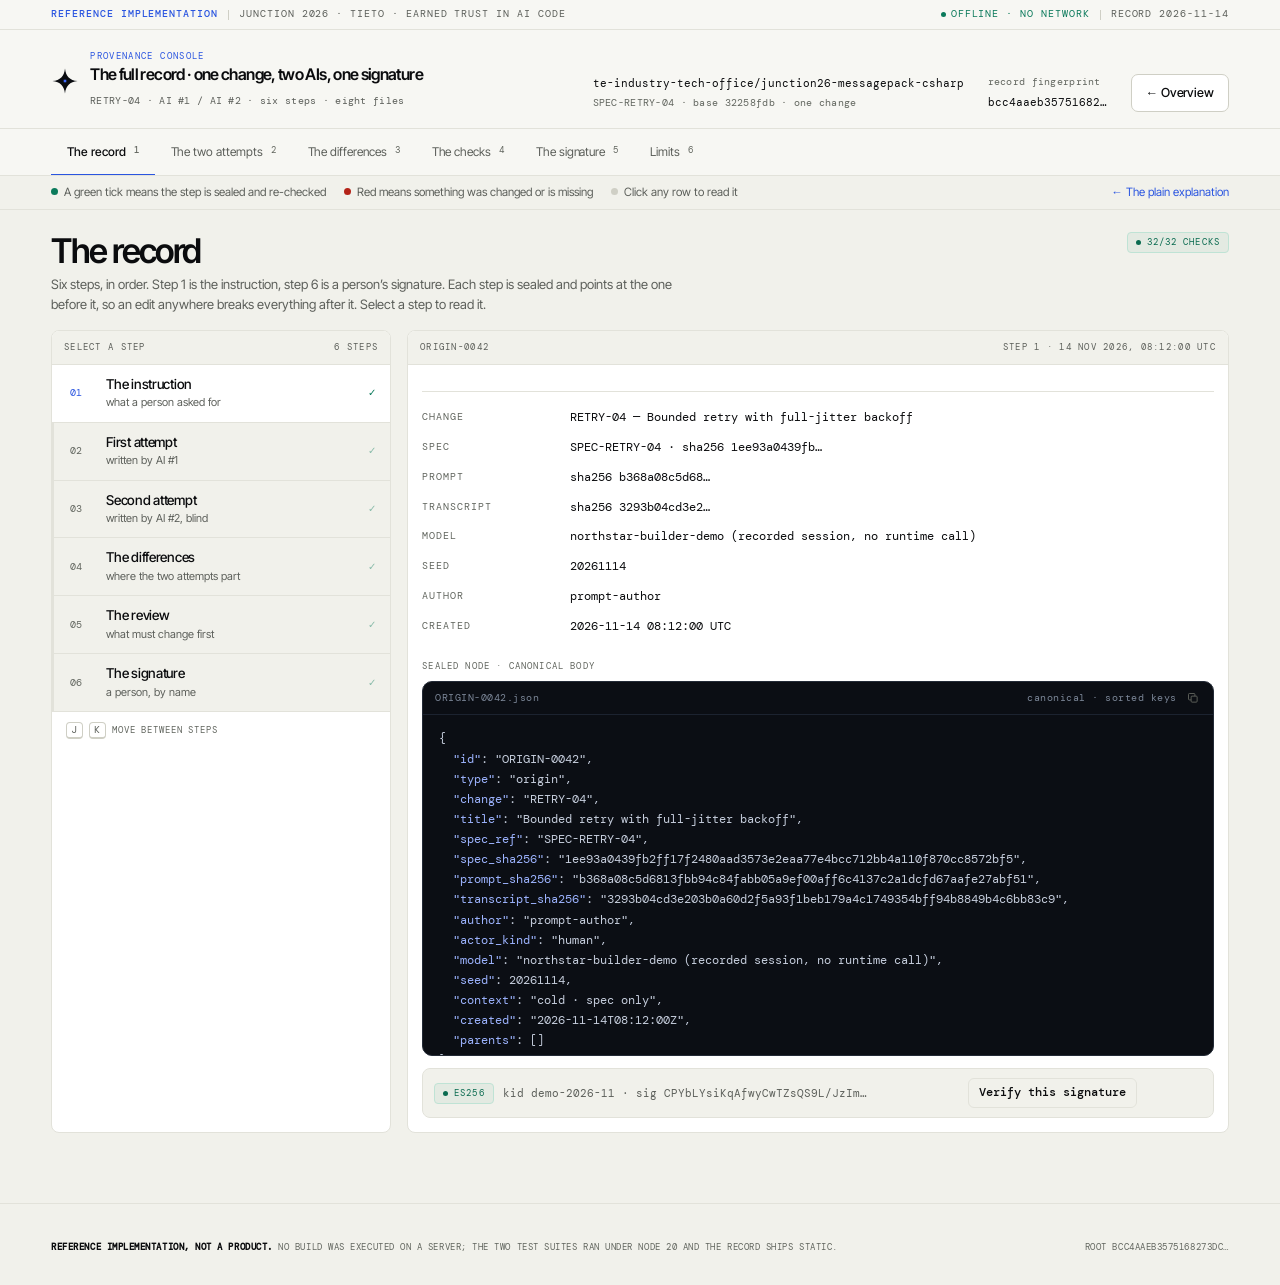
<file: console.html>
<!DOCTYPE html>
<html lang="en">
<head>
<meta charset="utf-8">
<meta name="viewport" content="width=device-width,initial-scale=1">
<title>Provenance console — RETRY-04</title>
<meta name="description" content="Provenance console: six sealed nodes, two isolated builds, the divergence between them, forty-seven offline checks and one human signature.">
<link rel="icon" href="./assets/favicon.svg" type="image/svg+xml">
<link rel="stylesheet" href="./assets/fonts-northstar.css">
<link rel="stylesheet" href="./assets/ns.css">
<link rel="stylesheet" href="./assets/guard.css">
</head>
<body class="app">

<aside class="app-top" aria-label="Build status">
  <span style="color:var(--blue);font-weight:500">Reference implementation</span>
  <span class="sep"></span>
  <span class="hide-sm">Junction 2026 · Tieto · Earned trust in AI code</span>
  <span class="sp"></span>
  <span class="ok"><i></i>Offline · no network</span>
  <span class="sep"></span>
  <span class="hide-sm">record 2026-11-14</span>
</aside>

<header class="app-head">
  <div class="app-head-in">
    <div class="app-brand">
      <svg viewBox="0 0 24 24" aria-hidden="true" style="width:28px;height:28px;flex:0 0 auto"><path d="M12 1.2C12.7 7.9 16.1 11.3 22.8 12 16.1 12.7 12.7 16.1 12 22.8 11.3 16.1 7.9 12.7 1.2 12 7.9 11.3 11.3 7.9 12 1.2Z" fill="#0A0C10"/><rect x="10.9" y="10.9" width="2.2" height="2.2" fill="#3F6BFF"/></svg>
      <span>
        <span class="k">Provenance console</span>
        <span class="n">The full record · one change, two AIs, one signature</span>
        <span class="s">RETRY-04 · AI #1 / AI #2 · six steps · eight files</span>
      </span>
    </div>
    <div class="sp"></div>
    <div class="chg">
      <b>te-industry-tech-office/junction26-messagepack-csharp</b>
      <span>SPEC-RETRY-04 · base 32258fdb · one change</span>
    </div>
    <div class="chg">
      <span>record fingerprint</span>
      <b id="rootHash">—</b>
    </div>
    <a class="btn btn-ghost btn-sm" href="./index.html">← Overview</a>
  </div>
</header>

<nav class="app-nav" aria-label="Views">
  <div class="app-nav-in" role="tablist">
    <button role="tab" aria-selected="true" data-view="chain">The record <span class="k">1</span></button>
    <button role="tab" aria-selected="false" data-view="builds">The two attempts <span class="k">2</span></button>
    <button role="tab" aria-selected="false" data-view="divergence">The differences <span class="k">3</span></button>
    <button role="tab" aria-selected="false" data-view="validation">The checks <span class="k">4</span></button>
    <button role="tab" aria-selected="false" data-view="receipt">The signature <span class="k">5</span></button>
    <button role="tab" aria-selected="false" data-view="limits">Limits <span class="k">6</span></button>
  </div>
</nav>

<aside class="app-legend" aria-label="How to read this record">
  <div class="app-legend-in">
    <span><i class="dot ok"></i>A green tick means the step is sealed and re-checked</span>
    <span><i class="dot bad"></i>Red means something was changed or is missing</span>
    <span><i class="dot"></i>Click any row to read it</span>
    <span class="sp"></span>
    <a href="./index.html">← The plain explanation</a>
  </div>
</aside>

<main class="app-body">
  <div id="view" class="view" tabindex="-1"></div>
</main>

<footer class="foot">
  <div class="foot-in">
    <div class="foot-bot" style="border:0;padding-top:0">
      <span><b style="color:#0B0C0E;font-weight:600">Reference implementation, not a product.</b> No build was executed on a server; the two test suites ran under node 20 and the record ships static.</span>
      <span class="sp"></span>
      <span class="mono" id="footHash"></span>
    </div>
  </div>
</footer>

<div class="toast" id="toast" role="status" aria-live="polite"></div>

<script src="./assets/data.js"></script>
<script src="./assets/chain.js"></script>
<script src="./assets/console.js"></script>
</body>
</html>
</file>
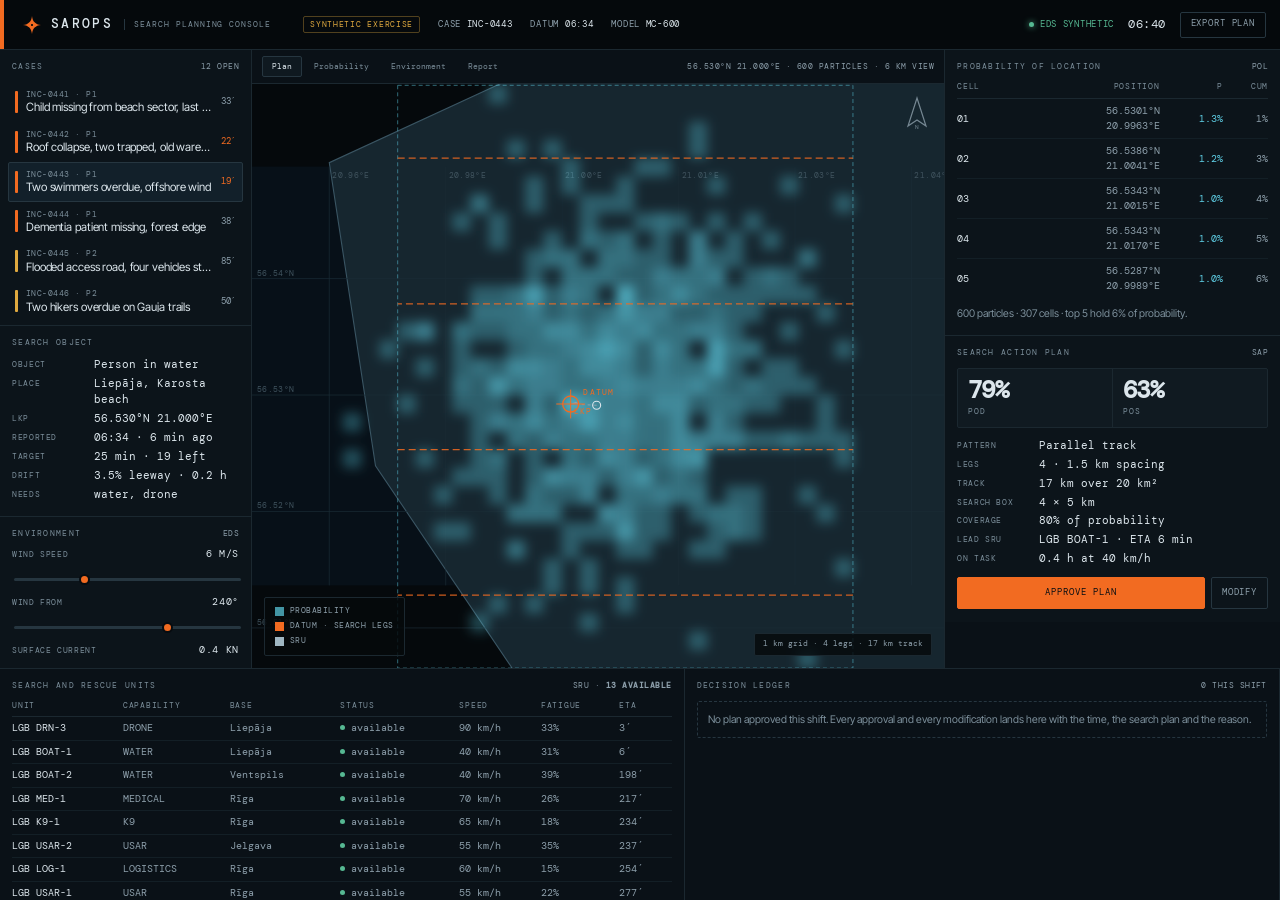
<file: sar-management.html>
<!DOCTYPE html>
<html lang="en">
<head>
<meta charset="utf-8">
<meta name="viewport" content="width=device-width,initial-scale=1">
<title>SAROPS — search planning console · Sector Rīga</title>
<meta name="description" content="Search planning console modelled on USCG SAROPS: last known position, Monte Carlo drift, probability of location, search action plan and the duty officer's decision.">
<link rel="icon" href="./assets/favicon.svg" type="image/svg+xml">
<link rel="stylesheet" href="./assets/fonts-northstar.css">
<link rel="stylesheet" href="./assets/sarpanel.css">
</head>
<body>

<div class="console">

  <header class="bar">
    <h1 class="sr-only">SAROPS search planning console — Sector Rīga</h1>
    <a class="brand" href="./index.html" title="Northstar Trust">
      <svg viewBox="0 0 24 24" aria-hidden="true"><path d="M12 1.2C12.7 7.9 16.1 11.3 22.8 12 16.1 12.7 12.7 16.1 12 22.8 11.3 16.1 7.9 12.7 1.2 12 7.9 11.3 11.3 7.9 12 1.2Z" fill="#F26B21"/><rect x="10.9" y="10.9" width="2.2" height="2.2" fill="#05090C"/></svg>
      <b>SAROPS</b><span>search planning console</span>
    </a>
    <div class="bar-mid">
      <span class="tag">Synthetic exercise</span>
      <span>Case <b id="caseId">—</b></span>
      <span>Datum <b id="datumTime">—</b></span>
      <span>Model <b>MC-600</b></span>
    </div>
    <div class="bar-right">
      <span class="svg-ok"><i></i><span>EDS synthetic</span></span>
      <span class="clock" id="clock">06:40</span>
      <button type="button" id="btnExport">Export plan</button>
    </div>
  </header>

  <div class="workspace">

    <aside class="left" aria-label="Case and environment" tabindex="0">
      <section class="pane">
        <h2>Cases <span id="caseCount">—</span></h2>
        <div class="case-list" id="caseList"></div>
      </section>

      <section class="pane">
        <h2>Search object</h2>
        <dl class="kv" id="objectKv"></dl>
      </section>

      <section class="pane">
        <h2>Environment <span>EDS</span></h2>
        <div class="field">
          <label for="wind">Wind speed <output id="windOut">6 m/s</output></label>
          <input type="range" id="wind" min="0" max="20" step="1" value="6">
        </div>
        <div class="field">
          <label for="windDir">Wind from <output id="windDirOut">240°</output></label>
          <input type="range" id="windDir" min="0" max="350" step="10" value="240">
        </div>
        <div class="field">
          <label for="cur">Surface current <output id="curOut">0.4 kn</output></label>
          <input type="range" id="cur" min="0" max="2" step="0.1" value="0.4">
        </div>
        <div class="field">
          <label for="lee">Leeway <output id="leeOut">3.5 %</output></label>
          <input type="range" id="lee" min="0" max="6" step="0.5" value="3.5">
        </div>
        <button class="btn-run" id="btnRun" type="button">Run simulation · 600 particles</button>
      </section>

      <p class="disclaimer">Interface study modelled on the USCG SAROPS workstation. Synthetic exercise data, callsigns only. The drift model is a demonstration, not an operational product.</p>
    </aside>

    <main class="mapwrap">
      <div class="mapbar" role="tablist" aria-label="Planning views">
        <button class="tab" role="tab" aria-selected="true" data-tab="plan">Plan</button>
        <button class="tab" role="tab" aria-selected="false" data-tab="prob">Probability</button>
        <button class="tab" role="tab" aria-selected="false" data-tab="env">Environment</button>
        <button class="tab" role="tab" aria-selected="false" data-tab="report">Report</button>
        <span class="coords" id="coords">—</span>
      </div>
      <div class="map">
        <div id="mapHost"></div>
        <div class="legend">
        <span><i style="background:#5FD0E6;opacity:.7"></i>Probability</span>
        <span><i style="background:#F26B21"></i>Datum · search legs</span>
          <span><i style="background:#9FB6C2"></i>SRU</span>
        </div>
        <div class="report" id="reportCard" hidden></div>
        <div class="envcard" id="envCard" hidden></div>
        <div class="scale" id="scale">20 km</div>
        <svg class="north" viewBox="0 0 26 34" aria-hidden="true">
          <path d="M13 2 22 30 13 24 4 30Z" fill="none" stroke="currentColor" stroke-width="1.2"/>
          <text x="13" y="33" text-anchor="middle" font-size="6" fill="currentColor" font-family="DM Mono, monospace">N</text>
        </svg>
      </div>
    </main>

    <aside class="right" aria-label="Probability and plan" tabindex="0">
      <section class="pane">
        <h2>Probability of location <span>POL</span></h2>
        <table class="pol-table">
          <thead><tr><th>Cell</th><th>Position</th><th>P</th><th>Cum</th></tr></thead>
          <tbody id="polTable"></tbody>
        </table>
        <p class="pol-note" id="polNote">Run the simulation to populate the probability grid.</p>
      </section>

      <section class="pane">
        <h2>Search action plan <span>SAP</span></h2>
        <div class="podpair">
          <div><b id="pod">—</b><span>POD</span></div>
          <div><b id="pos">—</b><span>POS</span></div>
        </div>
        <dl class="kv" id="planKv"></dl>
        <div class="actions">
          <button class="btn-approve" id="btnApprove" type="button">Approve plan</button>
          <button class="btn-modify" id="btnModify" type="button">Modify</button>
        </div>
      </section>
    </aside>
  </div>

  <div class="bottom" role="region" aria-label="Units and decisions">
    <section class="pane" aria-label="Search and rescue units" tabindex="0">
      <h2>Search and rescue units <span>SRU · <b id="sruCount">—</b></span></h2>
      <table class="sru-table">
        <thead><tr><th>Unit</th><th>Capability</th><th>Base</th><th>Status</th><th>Speed</th><th>Fatigue</th><th>ETA</th></tr></thead>
        <tbody id="sruTable"></tbody>
      </table>
    </section>

    <section class="pane" aria-label="Decision ledger" tabindex="0">
      <h2>Decision ledger <span id="ledgerCount">0 this shift</span></h2>
      <div class="ledger-list" id="ledger"></div>
    </section>
  </div>
</div>

<div class="modal" id="modal" hidden>
  <div class="sheet" role="dialog" aria-modal="true" aria-labelledby="modalTitle">
    <h3 id="modalTitle">Modify the plan</h3>
    <p>The console proposes. A search planner signs. Record what you changed and why — the after-action review reads this line.</p>
    <div class="field2">
      <label for="modReason">Reason</label>
      <select id="modReason"></select>
    </div>
    <div class="field2">
      <label for="modNote">What changed</label>
      <textarea id="modNote" placeholder="e.g. sea state 4 on the outer legs, moved the track inshore"></textarea>
    </div>
    <div class="row-btns">
      <button class="btn-modify" type="button" id="modCancel">Cancel</button>
      <button class="btn-approve" type="button" id="modConfirm">Record and approve</button>
    </div>
  </div>
</div>

<div class="toast" id="toast" role="status" aria-live="polite"></div>

<script src="./sar/data.js"></script>
<script src="./assets/sarpanel.js"></script>
</body>
</html>
</file>
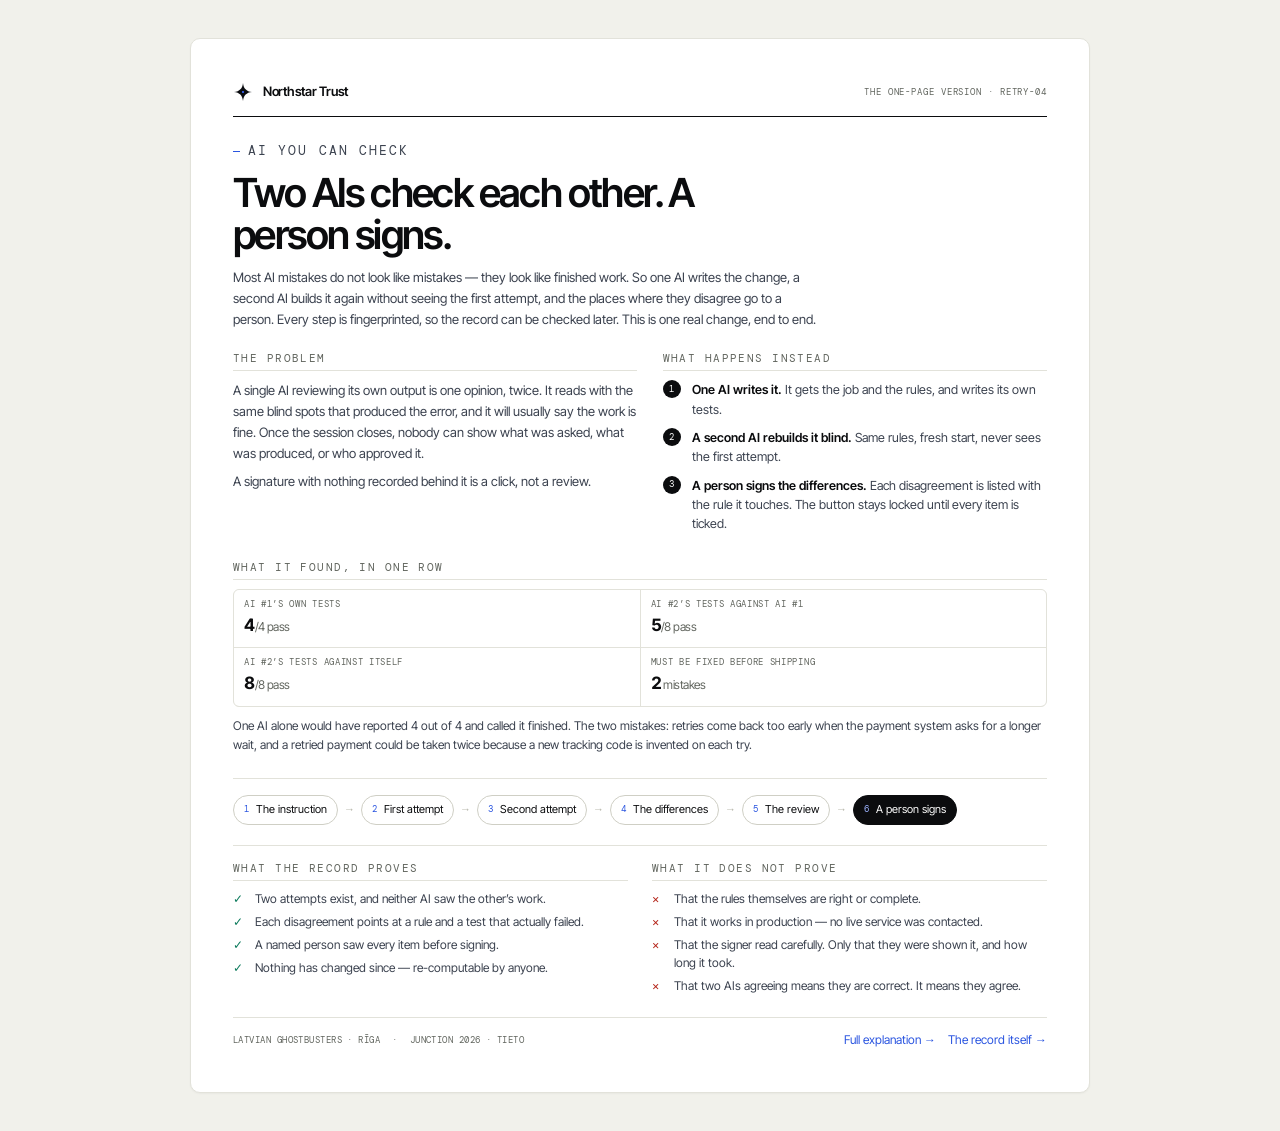
<file: summary.html>
<!DOCTYPE html>
<html lang="en">
<head>
<meta charset="utf-8">
<meta name="viewport" content="width=device-width,initial-scale=1">
<title>Northstar Trust — the one-page version</title>
<meta name="description" content="The whole idea on one page: one AI writes, a second AI rebuilds it blind, a person signs the difference. Printable on A4.">
<link rel="icon" href="./assets/favicon.svg" type="image/svg+xml">
<link rel="stylesheet" href="./assets/fonts-northstar.css">
<link rel="stylesheet" href="./assets/ns.css">
<link rel="stylesheet" href="./assets/guard.css">
<style>
  .brief{background:var(--paper-2);padding:clamp(14px,3vw,40px)}
  .sheet{max-width:900px;margin:0 auto;background:#fff;border:1px solid var(--line);border-radius:10px;
    padding:clamp(24px,4vw,42px);box-shadow:var(--sh-1)}
  .brief-top{display:flex;align-items:center;gap:10px;padding-bottom:14px;border-bottom:1px solid var(--ink);
    margin-bottom:24px;font-size:13px}
  .brief-top svg{width:20px;height:20px;flex:0 0 auto}
  .brief-top b{font-weight:600;letter-spacing:-.02em;white-space:nowrap}
  .brief-top .sp{flex:1}
  .brief-top .tag{font-family:var(--mono);font-size:9px;letter-spacing:.1em;text-transform:uppercase;color:var(--muted-2)}
  .sheet h1{font-size:clamp(26px,3.4vw,40px);letter-spacing:-.04em;line-height:1.04;max-width:22ch}
  .eyebrow{font-family:var(--mono);font-size:9.5px;letter-spacing:.16em;text-transform:uppercase;color:var(--muted);
    display:flex;align-items:center;gap:8px;margin-bottom:10px}
  .eyebrow::before{content:"";width:6px;height:6px;background:var(--blue)}
  .standfirst{font-size:14.5px;line-height:1.6;color:#3B424F;margin-top:12px;max-width:74ch}
  .bcols{display:grid;grid-template-columns:1.05fr 1fr;gap:26px;margin-top:22px}
  .sheet h2{font-size:11px;font-family:var(--mono);letter-spacing:.13em;text-transform:uppercase;font-weight:400;
    color:var(--muted-2);margin-bottom:9px;padding-bottom:6px;border-bottom:1px solid var(--line)}
  .sheet p{font-size:13px;line-height:1.6;color:#3B424F}
  .bstep{display:grid;grid-template-columns:20px 1fr;gap:9px;margin-bottom:9px}
  .bstep b{display:grid;place-items:center;width:18px;height:18px;border-radius:50%;background:var(--ink);color:#fff;
    font-family:var(--mono);font-size:9px;font-weight:400}
  .bstep span{font-size:12.5px;line-height:1.55;color:#3B424F}
  .bstep span b{display:inline;background:none;color:var(--ink);font-weight:600;width:auto;height:auto;font-family:inherit;font-size:inherit}
  .figs{display:grid;grid-template-columns:1fr 1fr;gap:1px;background:var(--line);border:1px solid var(--line);
    border-radius:6px;overflow:hidden;margin-top:4px}
  .figs div{background:#fff;padding:8px 10px}
  .figs span{display:block;font-family:var(--mono);font-size:8.5px;letter-spacing:.08em;text-transform:uppercase;color:var(--muted-2)}
  .figs b{font-size:17px;letter-spacing:-.03em;font-variant-numeric:tabular-nums}
  .figs b em{font-style:normal;color:var(--muted-2);font-weight:400;font-size:12px}
  .chain{display:flex;align-items:center;gap:6px;flex-wrap:wrap;margin-top:24px;padding-top:16px;border-top:1px solid var(--line)}
  .chain .c{display:flex;align-items:center;gap:7px;border:1px solid var(--line-2);border-radius:99px;padding:5px 10px;
    font-size:11px;background:#fff}
  .chain .c i{font-family:var(--mono);font-style:normal;font-size:8.5px;color:var(--blue)}
  .chain .c.dark{background:var(--ink);color:#fff;border-color:var(--ink)}
  .chain .c.dark i{color:#9DB4FF}
  .chain .a{color:var(--line-3);font-size:11px}
  .blist{display:grid;grid-template-columns:1fr 1fr;gap:24px;margin-top:20px;padding-top:16px;border-top:1px solid var(--line)}
  .blist ul{display:flex;flex-direction:column;gap:5px}
  .blist li{display:grid;grid-template-columns:14px 1fr;gap:8px;font-size:12px;line-height:1.5;color:#3B424F}
  .blist .y{color:var(--ok)}
  .blist .n{color:var(--stop)}
  .bfoot{display:flex;gap:12px;flex-wrap:wrap;align-items:center;margin-top:22px;padding-top:12px;border-top:1px solid var(--line);
    font-family:var(--mono);font-size:9px;letter-spacing:.05em;text-transform:uppercase;color:var(--muted-2)}
  .bfoot .sp{flex:1}
  .bfoot a{color:var(--blue);text-transform:none;letter-spacing:0;font-family:var(--sans);font-size:12px}
  .printonly{display:none}
  @media print{
    @page{size:A4;margin:13mm}
    .brief{background:#fff;padding:0}
    .sheet{border:0;box-shadow:none;border-radius:0;padding:0;max-width:none}
    .printonly{display:inline}
    .screenonly{display:none}
    body{font-size:11px}
    .sheet h1{font-size:26px}
    a{color:inherit;text-decoration:none}
  }
  @media (max-width:680px){.bcols,.blist{grid-template-columns:1fr;gap:18px}
    .chain .a{display:none}.chain{gap:5px}.chain .c{font-size:10.5px;padding:4px 8px}}
  @media (max-width:520px){.brief-top .tag{display:none}}
</style>
</head>
<body class="brief">
<main class="sheet">

  <div class="brief-top">
    <svg viewBox="0 0 24 24" aria-hidden="true"><path d="M12 1.2C12.7 7.9 16.1 11.3 22.8 12 16.1 12.7 12.7 16.1 12 22.8 11.3 16.1 7.9 12.7 1.2 12 7.9 11.3 11.3 7.9 12 1.2Z" fill="#0A0C10"/><rect x="10.9" y="10.9" width="2.2" height="2.2" fill="#3A64F5"/></svg>
    <b>Northstar Trust</b>
    <span class="sp"></span>
    <span class="tag">The one-page version · RETRY-04</span>
  </div>

  <p class="eyebrow">AI you can check</p>
  <h1>Two AIs check each other. A person signs.</h1>
  <p class="standfirst">Most AI mistakes do not look like mistakes — they look like finished work. So one AI writes the
    change, a second AI builds it again without seeing the first attempt, and the places where they disagree go to a
    person. Every step is fingerprinted, so the record can be checked later. This is one real change, end to end.</p>

  <div class="bcols">
    <div>
      <h2>The problem</h2>
      <p>A single AI reviewing its own output is one opinion, twice. It reads with the same blind spots that produced
        the error, and it will usually say the work is fine. Once the session closes, nobody can show what was asked,
        what was produced, or who approved it.</p>
      <p style="margin-top:8px">A signature with nothing recorded behind it is a click, not a review.</p>
    </div>
    <div>
      <h2>What happens instead</h2>
      <div class="bstep"><b>1</b><span><b>One AI writes it.</b> It gets the job and the rules, and writes its own tests.</span></div>
      <div class="bstep"><b>2</b><span><b>A second AI rebuilds it blind.</b> Same rules, fresh start, never sees the first attempt.</span></div>
      <div class="bstep"><b>3</b><span><b>A person signs the differences.</b> Each disagreement is listed with the rule it touches. The button stays locked until every item is ticked.</span></div>
    </div>
  </div>

  <div class="bcols" style="grid-template-columns:1fr;margin-top:18px">
    <div>
      <h2>What it found, in one row</h2>
      <div class="figs">
        <div><span>AI #1’s own tests</span><b>4<em>/4 pass</em></b></div>
        <div><span>AI #2’s tests against AI #1</span><b>5<em>/8 pass</em></b></div>
        <div><span>AI #2’s tests against itself</span><b>8<em>/8 pass</em></b></div>
        <div><span>Must be fixed before shipping</span><b>2<em> mistakes</em></b></div>
      </div>
      <p style="margin-top:9px;font-size:12px">One AI alone would have reported 4 out of 4 and called it finished. The
        two mistakes: retries come back too early when the payment system asks for a longer wait, and a retried
        payment could be taken twice because a new tracking code is invented on each try.</p>
    </div>
  </div>

  <div class="chain" aria-label="The six steps of the record">
    <span class="c"><i>1</i>The instruction</span><span class="a">→</span>
    <span class="c"><i>2</i>First attempt</span><span class="a">→</span>
    <span class="c"><i>3</i>Second attempt</span><span class="a">→</span>
    <span class="c"><i>4</i>The differences</span><span class="a">→</span>
    <span class="c"><i>5</i>The review</span><span class="a">→</span>
    <span class="c dark"><i>6</i>A person signs</span>
  </div>

  <div class="blist">
    <div>
      <h2>What the record proves</h2>
      <ul>
        <li><span class="y">✓</span><span>Two attempts exist, and neither AI saw the other’s work.</span></li>
        <li><span class="y">✓</span><span>Each disagreement points at a rule and a test that actually failed.</span></li>
        <li><span class="y">✓</span><span>A named person saw every item before signing.</span></li>
        <li><span class="y">✓</span><span>Nothing has changed since — re-computable by anyone.</span></li>
      </ul>
    </div>
    <div>
      <h2>What it does not prove</h2>
      <ul>
        <li><span class="n">×</span><span>That the rules themselves are right or complete.</span></li>
        <li><span class="n">×</span><span>That it works in production — no live service was contacted.</span></li>
        <li><span class="n">×</span><span>That the signer read carefully. Only that they were shown it, and how long it took.</span></li>
        <li><span class="n">×</span><span>That two AIs agreeing means they are correct. It means they agree.</span></li>
      </ul>
    </div>
  </div>

  <div class="bfoot">
    <span>Latvian Ghostbusters · Rīga</span>
    <span>·</span>
    <span>Junction 2026 · Tieto</span>
    <span class="sp"></span>
    <a href="./index.html" class="screenonly">Full explanation →</a>
    <a href="./console.html" class="screenonly">The record itself →</a>
    <span class="printonly">index.html · the explanation &nbsp;|&nbsp; console.html · the record</span>
  </div>

</main>
</body>
</html>
</file>
